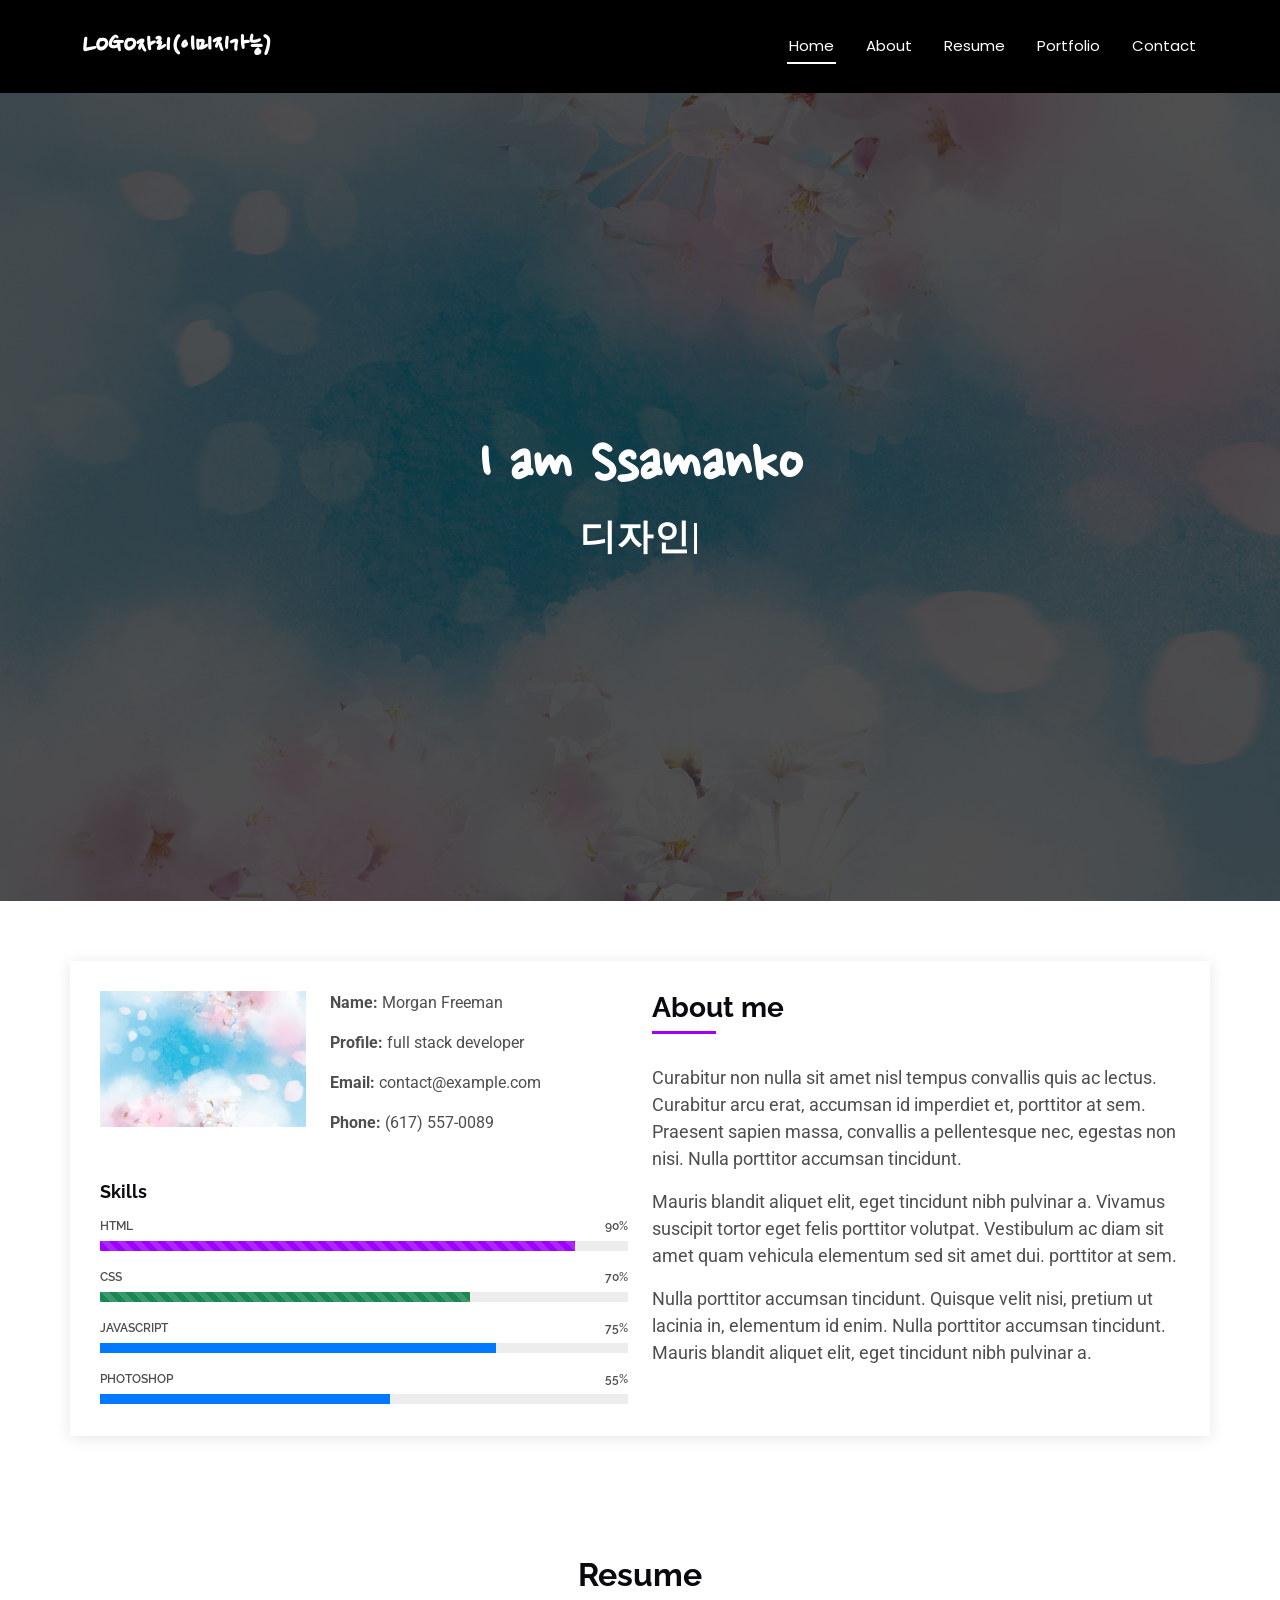
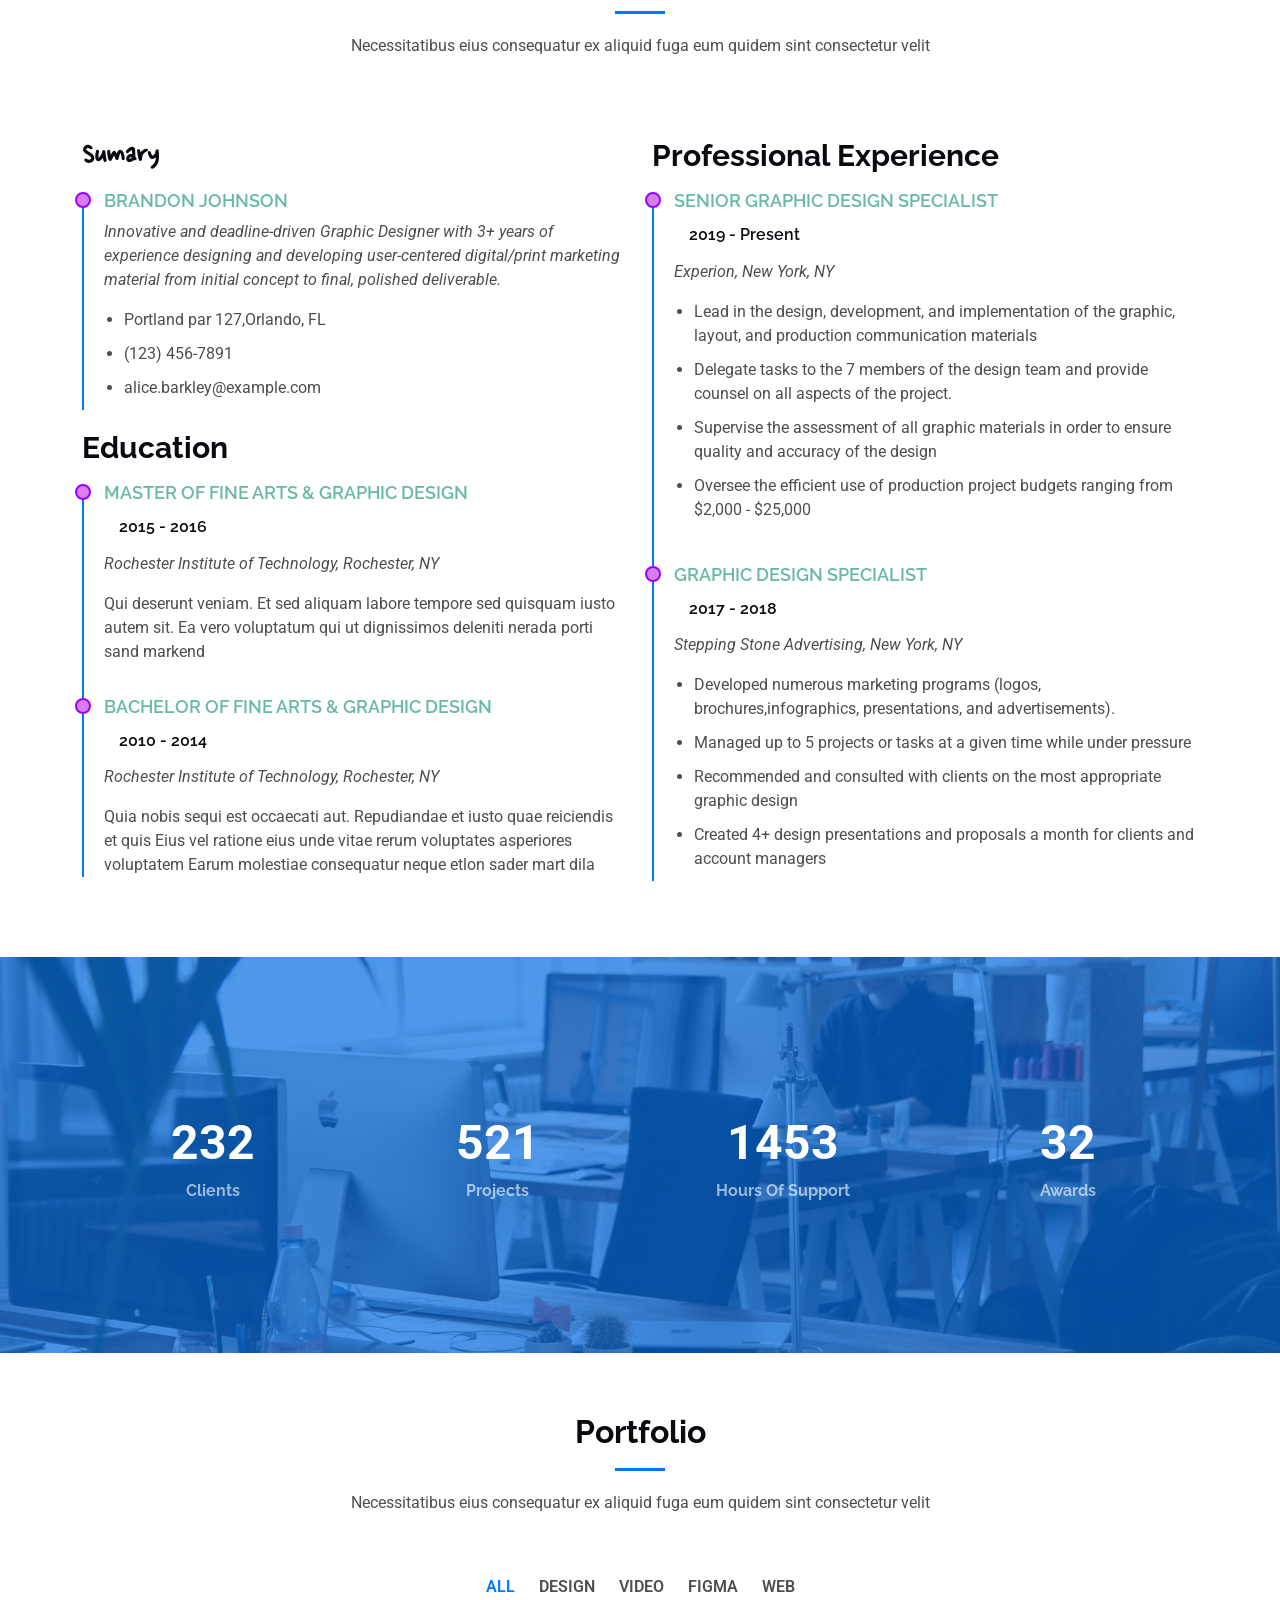
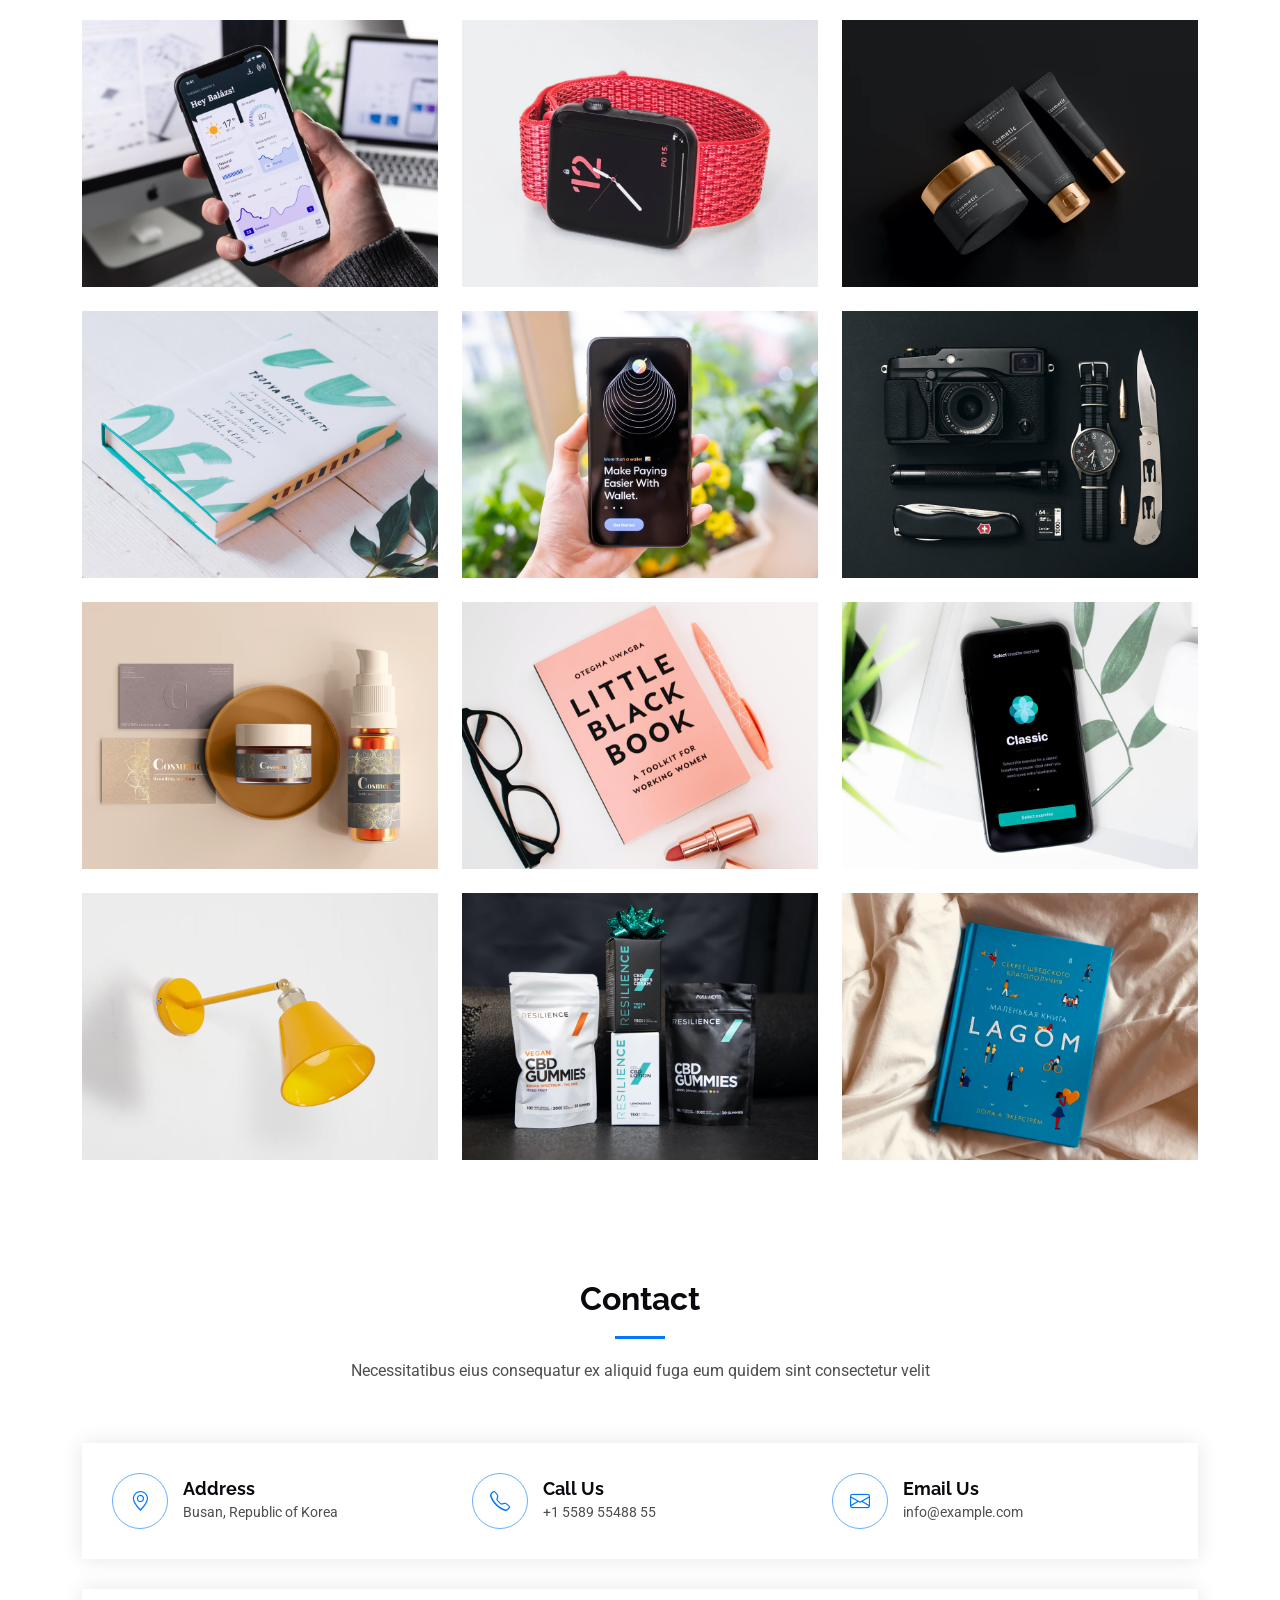
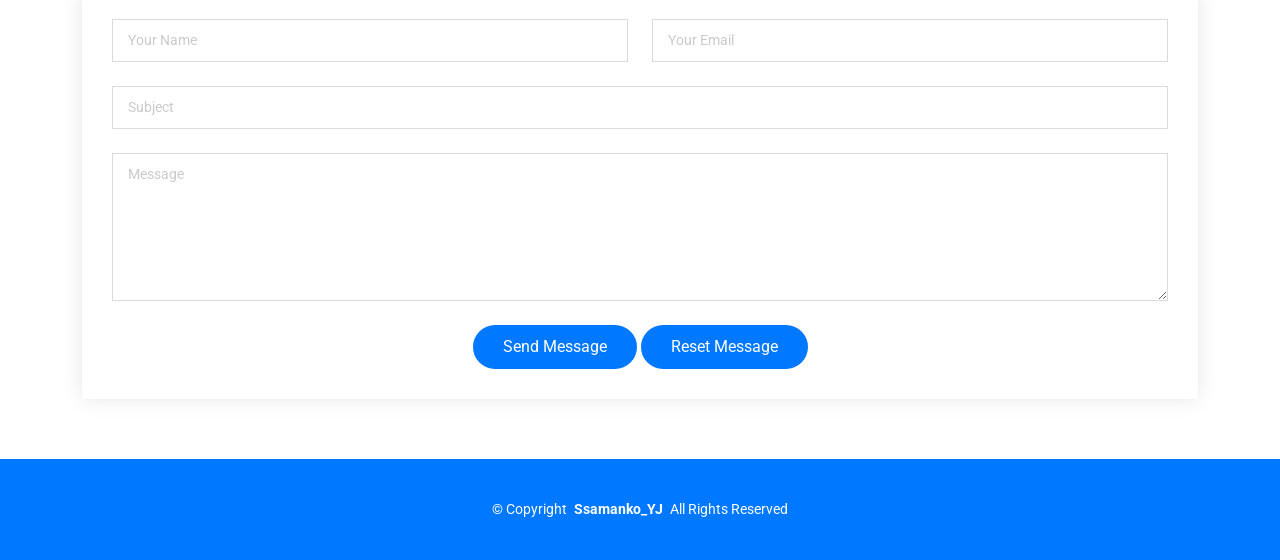
<file: index.html>
<!DOCTYPE html>
<html lang="ko">

<head>
  <meta charset="utf-8">


  <meta name="author" content="양윤정">
  <meta name="description" content="안녕하세요. 디자인 영상 전문입니다...">
  <meta name="keywords" content="포트폴리오, html, css, js, 영상">
  <meta name="robots" content="noindex, nofollow">
  <meta http-equiv="X-UA-Compatible" content="ie=edge">


  <meta content="width=device-width, initial-scale=1.0" name="viewport">
  <title>Porfolio</title>


  <!-- Favicons -->
  <link href="assets/img/favicon.gif" rel="icon">
  <link href="assets/img/apple-touch-icon.png" rel="apple-touch-icon">

  <!-- Fonts -->
  <link href="https://fonts.googleapis.com" rel="preconnect">
  <link href="https://fonts.gstatic.com" rel="preconnect" crossorigin>
  <link href="https://fonts.googleapis.com/css2?family=Roboto:ital,wght@0,100;0,300;0,400;0,500;0,700;0,900;1,100;1,300;1,400;1,500;1,700;1,900&family=Poppins:ital,wght@0,100;0,200;0,300;0,400;0,500;0,600;0,700;0,800;0,900;1,100;1,200;1,300;1,400;1,500;1,600;1,700;1,800;1,900&family=Raleway:ital,wght@0,100;0,200;0,300;0,400;0,500;0,600;0,700;0,800;0,900;1,100;1,200;1,300;1,400;1,500;1,600;1,700;1,800;1,900&display=swap" rel="stylesheet">

  <!-- Vendor CSS Files -->
  <link href="assets/vendor/bootstrap/css/bootstrap.min.css" rel="stylesheet">
  <link href="assets/vendor/bootstrap-icons/bootstrap-icons.css" rel="stylesheet">
  <link href="assets/vendor/aos/aos.css" rel="stylesheet">
  <link href="assets/vendor/glightbox/css/glightbox.min.css" rel="stylesheet">
  <link href="assets/vendor/swiper/swiper-bundle.min.css" rel="stylesheet">

  <!-- Main CSS File -->
  <link href="assets/css/main.css" rel="stylesheet">

</head>

<body class="index-page">

  <header id="header" class="header d-flex align-items-center sticky-top">
    <div class="container-fluid container-xl position-relative d-flex align-items-center justify-content-between">

      <a href="index.html" class="logo d-flex align-items-center">
        <!-- Uncomment the line below if you also wish to use an image logo -->
        <!-- <img src="assets/img/logo.png" alt=""> -->
        <h1 class="sitename nanum-pen-logo-ESY">LOGO자리(이미지가능) </h1>
      </a>

      <nav id="navmenu" class="navmenu">
        <ul>
          <li><a href="#hero" class="active">Home<br></a></li>
          <li><a href="#about">About</a></li>
          <li><a href="#resume">Resume</a></li>
          <li><a href="#portfolio">Portfolio</a></li>
          <li><a href="#contact">Contact</a></li>
        </ul>
        <i class="mobile-nav-toggle d-xl-none bi bi-list-stars"></i>
      </nav>

    </div>
  </header>

  <main class="main">

    <!-- Hero Section -->
    <section id="hero" class="hero section dark-background">

      <img src="assets/img/hero-spring.jpeg" alt="" data-aos="fade-in">

      <div class="container d-flex flex-column align-items-center justify-content-center text-center" data-aos="fade-up" data-aos-delay="100">
        <h2 class="nanum-pen-logo-ESY">I am Ssamanko</h2>
        <p><span class="typed" data-typed-items="디자인, 영상편집, 상세페이지, AI디자인"></span></p>
      </div>

    </section><!-- /Hero Section -->

    <!-- About Section -->
    <section id="about" class="about section">

      <div class="container" data-aos="fade-up" data-aos-delay="100">

        <div class="row gy-4">
          <div class="col-md-6 col-sm-12">

            <div class="row justify-content-between gy-4">
              <div class="col-lg-5">
                <img src="assets/img/hero-spring.jpeg" class="img-fluid" alt="">
              </div>
              <div class="col-lg-7 about-info">
                <p><strong>Name: </strong> <span>Morgan Freeman</span></p>
                <p><strong>Profile: </strong> <span>full stack developer</span></p>
                <p><strong>Email: </strong> <span>contact@example.com</span></p>
                <p><strong>Phone: </strong> <span>(617) 557-0089</span></p>
              </div>
            </div>

            <div class="skills-content skills-animation">

              <h5>Skills</h5>

              <div class="progress">
                <span class="skill"><span>HTML</span> <i class="val">90%</i></span>
                <div class="progress-bar-wrap">
                  <div class="progress-bar progress-bar-striped progress-bar-animated" style="background-color: var(--accent-color-kim);" role="progressbar" aria-valuenow="90" aria-valuemin="0" aria-valuemax="100"></div>
                </div>
              </div><!-- End Skills Item -->

              <div class="progress">
                <span class="skill"><span>CSS</span> <i class="val">70%</i></span>
                <div class="progress-bar-wrap">
                  <div class="progress-bar bg-success progress-bar-striped progress-bar-animated" role="progressbar" aria-valuenow="70" aria-valuemin="0" aria-valuemax="100"></div>
                </div>
              </div><!-- End Skills Item -->

              <div class="progress">
                <span class="skill"><span>JavaScript</span> <i class="val">75%</i></span>
                <div class="progress-bar-wrap">
                  <div class="progress-bar" role="progressbar" aria-valuenow="75" aria-valuemin="0" aria-valuemax="100"></div>
                </div>
              </div><!-- End Skills Item -->

              <div class="progress">
                <span class="skill"><span>Photoshop</span> <i class="val">55%</i></span>
                <div class="progress-bar-wrap">
                  <div class="progress-bar" role="progressbar" aria-valuenow="55" aria-valuemin="0" aria-valuemax="100"></div>
                </div>
              </div><!-- End Skills Item -->

            </div>
          </div>

          <div class="col-md-6">
            <div class="about-me">
              <h4>About me</h4>
              <p>
                Curabitur non nulla sit amet nisl tempus convallis quis ac lectus. Curabitur arcu erat, accumsan id
                imperdiet et, porttitor
                at sem. Praesent sapien massa, convallis a pellentesque nec, egestas non nisi. Nulla
                porttitor accumsan tincidunt.
              </p>
              <p>
                Mauris blandit aliquet elit, eget tincidunt nibh pulvinar a. Vivamus suscipit tortor eget felis
                porttitor volutpat. Vestibulum
                ac diam sit amet quam vehicula elementum sed sit amet dui. porttitor at sem.
              </p>
              <p>
                Nulla porttitor accumsan tincidunt. Quisque velit nisi, pretium ut lacinia in, elementum id enim.
                Nulla porttitor accumsan
                tincidunt. Mauris blandit aliquet elit, eget tincidunt nibh pulvinar a.
              </p>
            </div>
          </div>
        </div>



      </div>


    </section><!-- /About Section -->

    <!-- Resume Section -->
    <section id="resume" class="resume section">

      <!-- Section Title -->
      <div class="container section-title" data-aos="fade-up">
        <h2>Resume</h2>
        <p>Necessitatibus eius consequatur ex aliquid fuga eum quidem sint consectetur velit</p>
      </div><!-- End Section Title -->

      <div class="container">

        <div class="row">

          <div class="col-lg-6" data-aos="fade-up" data-aos-delay="100">
            <h3 class="resume-title nanum-pen-logo-ESY">Sumary</h3>

            <div class="resume-item pb-0">
              <h4>Brandon Johnson</h4>
              <p><em>Innovative and deadline-driven Graphic Designer with 3+ years of experience designing and developing user-centered digital/print marketing material from initial concept to final, polished deliverable.</em></p>
              <ul>
                <li>Portland par 127,Orlando, FL</li>
                <li>(123) 456-7891</li>
                <li>alice.barkley@example.com</li>
              </ul>
            </div><!-- Edn Resume Item -->

            <h3 class="resume-title">Education</h3>
            <div class="resume-item">
              <h4>Master of Fine Arts &amp; Graphic Design</h4>
              <h5>2015 - 2016</h5>
              <p><i>Rochester Institute of Technology, Rochester, NY</i></p>
              <p>Qui deserunt veniam. Et sed aliquam labore tempore sed quisquam iusto autem sit. Ea vero voluptatum qui ut dignissimos deleniti nerada porti sand markend</p>
            </div><!-- Edn Resume Item -->

            <div class="resume-item">
              <h4>Bachelor of Fine Arts &amp; Graphic Design</h4>
              <h5>2010 - 2014</h5>
              <p><em>Rochester Institute of Technology, Rochester, NY</em></p>
              <p>Quia nobis sequi est occaecati aut. Repudiandae et iusto quae reiciendis et quis Eius vel ratione eius unde vitae rerum voluptates asperiores voluptatem Earum molestiae consequatur neque etlon sader mart dila</p>
            </div><!-- Edn Resume Item -->

          </div>

          <div class="col-lg-6" data-aos="fade-up" data-aos-delay="300">
            <h3 class="resume-title">Professional Experience</h3>
            <div class="resume-item">
              <h4>Senior graphic design specialist</h4>
              <h5>2019 - Present</h5>
              <p><em>Experion, New York, NY </em></p>
              <ul>
                <li>Lead in the design, development, and implementation of the graphic, layout, and production communication materials</li>
                <li>Delegate tasks to the 7 members of the design team and provide counsel on all aspects of the project. </li>
                <li>Supervise the assessment of all graphic materials in order to ensure quality and accuracy of the design</li>
                <li>Oversee the efficient use of production project budgets ranging from $2,000 - $25,000</li>
              </ul>
            </div><!-- Edn Resume Item -->

            <div class="resume-item">
              <h4>Graphic design specialist</h4>
              <h5>2017 - 2018</h5>
              <p><em>Stepping Stone Advertising, New York, NY</em></p>
              <ul>
                <li>Developed numerous marketing programs (logos, brochures,infographics, presentations, and advertisements).</li>
                <li>Managed up to 5 projects or tasks at a given time while under pressure</li>
                <li>Recommended and consulted with clients on the most appropriate graphic design</li>
                <li>Created 4+ design presentations and proposals a month for clients and account managers</li>
              </ul>
            </div><!-- Edn Resume Item -->

          </div>

        </div>

      </div>

    </section><!-- /Resume Section -->

    <!-- Stats Section -->
    <section id="stats" class="stats section accent-background">

      <img src="assets/img/stats-bg.jpg" alt="" data-aos="fade-in">

      <div class="container position-relative" data-aos="fade-up" data-aos-delay="100">

        <div class="row gy-4">

          <div class="col-lg-3 col-md-6">
            <div class="stats-item text-center w-100 h-100">
              <span data-purecounter-start="0" data-purecounter-end="232" data-purecounter-duration="0" class="purecounter">232</span>
              <p>Clients</p>
            </div>
          </div><!-- End Stats Item -->

          <div class="col-lg-3 col-md-6">
            <div class="stats-item text-center w-100 h-100">
              <span data-purecounter-start="0" data-purecounter-end="521" data-purecounter-duration="0" class="purecounter">521</span>
              <p>Projects</p>
            </div>
          </div><!-- End Stats Item -->

          <div class="col-lg-3 col-md-6">
            <div class="stats-item text-center w-100 h-100">
              <span data-purecounter-start="0" data-purecounter-end="1453" data-purecounter-duration="0" class="purecounter">1453</span>
              <p>Hours Of Support</p>
            </div>
          </div><!-- End Stats Item -->

          <div class="col-lg-3 col-md-6">
            <div class="stats-item text-center w-100 h-100">
              <span data-purecounter-start="0" data-purecounter-end="32" data-purecounter-duration="0" class="purecounter">32</span>
              <p>Awards</p>
            </div>
          </div><!-- End Stats Item -->

        </div>

      </div>

    </section><!-- /Stats Section -->

    <!-- Portfolio Section -->
    <section id="portfolio" class="portfolio section">

      <!-- Section Title -->
      <div class="container section-title" data-aos="fade-up">
        <h2>Portfolio</h2>
        <p>Necessitatibus eius consequatur ex aliquid fuga eum quidem sint consectetur velit</p>
      </div><!-- End Section Title -->

      <div class="container">

        <div class="isotope-layout" data-default-filter="*" data-layout="masonry" data-sort="original-order">

          <ul class="portfolio-filters isotope-filters" data-aos="fade-up" data-aos-delay="100">
            <li data-filter="*" class="filter-active">ALL</li>
            <li data-filter=".filter-app">DESIGN</li>
            <li data-filter=".filter-product">VIDEO</li>
            <li data-filter=".filter-branding">FIGMA</li>
            <li data-filter=".filter-books">WEB</li>
          </ul><!-- End Portfolio Filters -->

          <div class="row gy-4 isotope-container" data-aos="fade-up" data-aos-delay="200">

            <div class="col-lg-4 col-md-6 portfolio-item isotope-item filter-product">
              <img src="assets/img/portfolio/app-1.jpg" class="img-fluid" alt="">
              <div class="portfolio-info">
                <h4>영상 </h4>
                <p>여기에 글자 넣으면 됩니다!!!! Lorem ipsum, dolor sit amet consectetur</p>
                <!-- <a href="assets/img/portfolio/app-1.jpg" title="App 1" data-gallery="portfolio-gallery-app" class="glightbox preview-link"><i class="bi bi-zoom-in"></i></a> -->
                <a href="portfolio-details-1.html" title="More Details" class="details-link"><i class="bi bi-link-45deg"></i></a>
              </div>
            </div><!-- End Portfolio Item -->

            <div class="col-lg-4 col-md-6 portfolio-item isotope-item filter-product">
              <img src="assets/img/portfolio/product-1.jpg" class="img-fluid" alt="">
              <div class="portfolio-info">
                <h4>Video1</h4>
                <p>Lorem ipsum, dolor sit amet consectetur</p>
                
                <a href="portfolio-details-2.html" title="More Details" class="details-link"><i class="bi bi-link-45deg"></i></a>
              </div>
            </div><!-- End Portfolio Item -->

            <div class="col-lg-4 col-md-6 portfolio-item isotope-item filter-branding">
              <img src="assets/img/portfolio/branding-1.jpg" class="img-fluid" alt="">
              <div class="portfolio-info">
                <h4>Branding 1</h4>
                <p>Lorem ipsum, dolor sit amet consectetur</p>
                <a href="assets/img/portfolio/branding-1.jpg" title="Branding 1" data-gallery="portfolio-gallery-branding" class="glightbox preview-link"><i class="bi bi-zoom-in"></i></a>
                <a href="portfolio-details.html" title="More Details" class="details-link"><i class="bi bi-link-45deg"></i></a>
              </div>
            </div><!-- End Portfolio Item -->

            <div class="col-lg-4 col-md-6 portfolio-item isotope-item filter-books">
              <img src="assets/img/portfolio/books-1.jpg" class="img-fluid" alt="">
              <div class="portfolio-info">
                <h4>Books 1</h4>
                <p>Lorem ipsum, dolor sit amet consectetur</p>
                <a href="assets/img/portfolio/books-1.jpg" title="Branding 1" data-gallery="portfolio-gallery-book" class="glightbox preview-link"><i class="bi bi-zoom-in"></i></a>
                <a href="portfolio-details.html" title="More Details" class="details-link"><i class="bi bi-link-45deg"></i></a>
              </div>
            </div><!-- End Portfolio Item -->

            <div class="col-lg-4 col-md-6 portfolio-item isotope-item filter-app">
              <img src="assets/img/portfolio/app-2.jpg" class="img-fluid" alt="">
              <div class="portfolio-info">
                <h4>App 2</h4>
                <p>Lorem ipsum, dolor sit amet consectetur</p>
                <a href="assets/img/portfolio/app-2.jpg" title="App 2" data-gallery="portfolio-gallery-app" class="glightbox preview-link"><i class="bi bi-zoom-in"></i></a>
                <a href="portfolio-details.html" title="More Details" class="details-link"><i class="bi bi-link-45deg"></i></a>
              </div>
            </div><!-- End Portfolio Item -->

            <div class="col-lg-4 col-md-6 portfolio-item isotope-item filter-product">
              <img src="assets/img/portfolio/product-2.jpg" class="img-fluid" alt="">
              <div class="portfolio-info">
                <h4>영상 2</h4>
                <p>Lorem ipsum, dolor sit amet consectetur</p>
                
                <a href="portfolio-details-3.html" title="More Details" class="details-link"><i class="bi bi-link-45deg"></i></a>
              </div>
            </div><!-- End Portfolio Item -->

            <div class="col-lg-4 col-md-6 portfolio-item isotope-item filter-branding">
              <img src="assets/img/portfolio/branding-2.jpg" class="img-fluid" alt="">
              <div class="portfolio-info">
                <h4>Branding 2</h4>
                <p>Lorem ipsum, dolor sit amet consectetur</p>
                <a href="assets/img/portfolio/branding-2.jpg" title="Branding 2" data-gallery="portfolio-gallery-branding" class="glightbox preview-link"><i class="bi bi-zoom-in"></i></a>
                <a href="portfolio-details.html" title="More Details" class="details-link"><i class="bi bi-link-45deg"></i></a>
              </div>
            </div><!-- End Portfolio Item -->

            <div class="col-lg-4 col-md-6 portfolio-item isotope-item filter-books">
              <img src="assets/img/portfolio/books-2.jpg" class="img-fluid" alt="">
              <div class="portfolio-info">
                <h4>Books 2</h4>
                <p>Lorem ipsum, dolor sit amet consectetur</p>
                <a href="assets/img/portfolio/books-2.jpg" title="Branding 2" data-gallery="portfolio-gallery-book" class="glightbox preview-link"><i class="bi bi-zoom-in"></i></a>
                <a href="portfolio-details.html" title="More Details" class="details-link"><i class="bi bi-link-45deg"></i></a>
              </div>
            </div><!-- End Portfolio Item -->

            <div class="col-lg-4 col-md-6 portfolio-item isotope-item filter-app">
              <img src="assets/img/portfolio/app-3.jpg" class="img-fluid" alt="">
              <div class="portfolio-info">
                <h4>App 3</h4>
                <p>Lorem ipsum, dolor sit amet consectetur</p>
                <a href="assets/img/portfolio/app-3.jpg" title="App 3" data-gallery="portfolio-gallery-app" class="glightbox preview-link"><i class="bi bi-zoom-in"></i></a>
                <a href="portfolio-details.html" title="More Details" class="details-link"><i class="bi bi-link-45deg"></i></a>
              </div>
            </div><!-- End Portfolio Item -->

            <div class="col-lg-4 col-md-6 portfolio-item isotope-item filter-product">
              <img src="assets/img/portfolio/product-3.jpg" class="img-fluid" alt="">
              <div class="portfolio-info">
                <h4>Product 3</h4>
                <p>Lorem ipsum, dolor sit amet consectetur</p>
                <a href="assets/img/portfolio/product-3.jpg" title="Product 3" data-gallery="portfolio-gallery-product" class="glightbox preview-link"><i class="bi bi-zoom-in"></i></a>
                <a href="portfolio-details.html" title="More Details" class="details-link"><i class="bi bi-link-45deg"></i></a>
              </div>
            </div><!-- End Portfolio Item -->

            <div class="col-lg-4 col-md-6 portfolio-item isotope-item filter-branding">
              <img src="assets/img/portfolio/branding-3.jpg" class="img-fluid" alt="">
              <div class="portfolio-info">
                <h4>Branding 3</h4>
                <p>Lorem ipsum, dolor sit amet consectetur</p>
                <a href="assets/img/portfolio/branding-3.jpg" title="Branding 2" data-gallery="portfolio-gallery-branding" class="glightbox preview-link"><i class="bi bi-zoom-in"></i></a>
                <a href="portfolio-details.html" title="More Details" class="details-link"><i class="bi bi-link-45deg"></i></a>
              </div>
            </div><!-- End Portfolio Item -->

            <div class="col-lg-4 col-md-6 portfolio-item isotope-item filter-books">
              <img src="assets/img/portfolio/books-3.jpg" class="img-fluid" alt="">
              <div class="portfolio-info">
                <h4>Books 3</h4>
                <p>Lorem ipsum, dolor sit amet consectetur</p>
                <a href="assets/img/portfolio/books-3.jpg" title="Branding 3" data-gallery="portfolio-gallery-book" class="glightbox preview-link"><i class="bi bi-zoom-in"></i></a>
                <a href="portfolio-details.html" title="More Details" class="details-link"><i class="bi bi-link-45deg"></i></a>
              </div>
            </div><!-- End Portfolio Item -->

          </div><!-- End Portfolio Container -->

        </div>

      </div>

    </section><!-- /Portfolio Section -->

    <!-- Contact Section -->
    <section id="contact" class="contact section">

      <!-- Section Title -->
      <div class="container section-title" data-aos="fade-up">
        <h2>Contact</h2>
        <p>Necessitatibus eius consequatur ex aliquid fuga eum quidem sint consectetur velit</p>
      </div><!-- End Section Title -->

      <div class="container" data-aos="fade-up" data-aos-delay="100">

        <div class="info-wrap" data-aos="fade-up" data-aos-delay="200">
          <div class="row gy-5">

            <div class="col-lg-4">
              <div class="info-item d-flex align-items-center">
                <i class="bi bi-geo-alt flex-shrink-0"></i>
                <div>
                  <h3>Address</h3>
                  <p>Busan, Republic of Korea </p>
                </div>
              </div>
            </div><!-- End Info Item -->

            <div class="col-lg-4">
              <div class="info-item d-flex align-items-center">
                <i class="bi bi-telephone flex-shrink-0"></i>
                <div>
                  <h3>Call Us</h3>
                  <p>+1 5589 55488 55</p>
                </div>
              </div>
            </div><!-- End Info Item -->

            <div class="col-lg-4">
              <div class="info-item d-flex align-items-center">
                <i class="bi bi-envelope flex-shrink-0"></i>
                <div>
                  <h3>Email Us</h3>
                  <p>info@example.com</p>
                </div>
              </div>
            </div><!-- End Info Item -->

          </div>
        </div>

        <form method="post" class="php-email-form" data-aos="fade-up" data-aos-delay="300">
          <div class="row gy-4">

            <div class="col-md-6">
              <input type="text" name="name" class="form-control" placeholder="Your Name" required="">
            </div>

            <div class="col-md-6 ">
              <input type="email" class="form-control" name="email" placeholder="Your Email" required="">
            </div>

            <div class="col-md-12">
              <input type="text" class="form-control" name="subject" placeholder="Subject" required="">
            </div>

            <div class="col-md-12">
              <textarea class="form-control" name="message" rows="6" placeholder="Message" required=""></textarea>
            </div>

            <div class="col-md-12 text-center">

              <button type="submit">Send Message</button>
              <button type="reset">Reset Message</button>
            </div>

          </div>
        </form><!-- End Contact Form -->

      </div>

    </section><!-- /Contact Section -->

  </main>

  <footer id="footer" class="footer accent-background">

    <div class="container">
      <div class="copyright text-center ">
        <p>© <span>Copyright</span> <strong class="px-1 sitename">Ssamanko_YJ</strong> <span>All Rights Reserved</span></p>
      </div>

    </div>

  </footer>

  <!-- Scroll Top -->
  <a href="#" id="scroll-top" class="scroll-top d-flex align-items-center justify-content-center"><i class="bi bi-arrow-bar-up"></i></a>

  <!-- Preloader -->
  <div id="preloader"></div>

  <!-- Vendor JS Files -->
  <script src="assets/vendor/bootstrap/js/bootstrap.bundle.min.js"></script>
  <script src="assets/vendor/php-email-form/validate.js"></script>
  <script src="assets/vendor/aos/aos.js"></script>
  <script src="assets/vendor/typed.js/typed.umd.js"></script>
  <script src="assets/vendor/waypoints/noframework.waypoints.js"></script>
  <script src="assets/vendor/purecounter/purecounter_vanilla.js"></script>
  <script src="assets/vendor/glightbox/js/glightbox.min.js"></script>
  <script src="assets/vendor/imagesloaded/imagesloaded.pkgd.min.js"></script>
  <script src="assets/vendor/isotope-layout/isotope.pkgd.min.js"></script>
  <script src="assets/vendor/swiper/swiper-bundle.min.js"></script>

  <!-- Main JS File -->
  <script src="assets/js/main.js"></script>

</body>

</html>
</file>
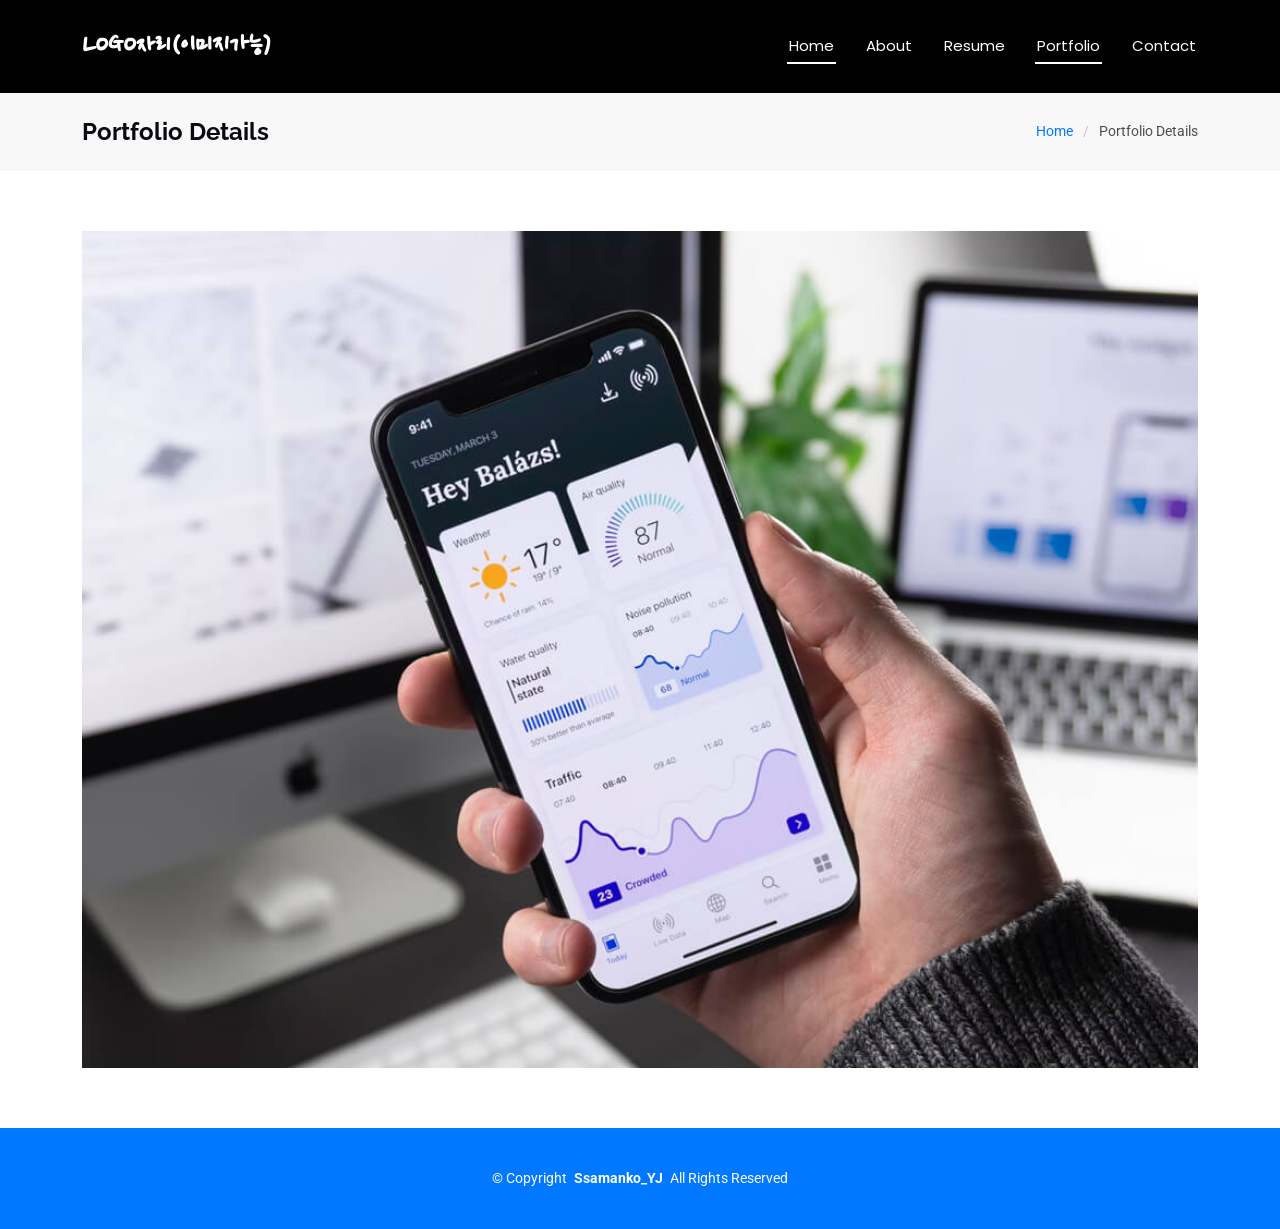
<file: portfolio-details-1.html>
<!DOCTYPE html>
<html lang="ko">

<head>
  <meta charset="utf-8">


  <meta name="author" content="양윤정">
  <meta name="description" content="안녕하세요. 디자인 영상 전문입니다...">
  <meta name="keywords" content="포트폴리오, html, css, js, 영상">
  <meta name="robots" content="noindex, nofollow">
  <meta http-equiv="X-UA-Compatible" content="ie=edge">


  <meta content="width=device-width, initial-scale=1.0" name="viewport">
  <title>Porfolio</title>


  <!-- Favicons -->
  <link href="assets/img/favicon.gif" rel="icon">
  <link href="assets/img/apple-touch-icon.png" rel="apple-touch-icon">

  <!-- Fonts -->
  <link href="https://fonts.googleapis.com" rel="preconnect">
  <link href="https://fonts.gstatic.com" rel="preconnect" crossorigin>
  <link href="https://fonts.googleapis.com/css2?family=Roboto:ital,wght@0,100;0,300;0,400;0,500;0,700;0,900;1,100;1,300;1,400;1,500;1,700;1,900&family=Poppins:ital,wght@0,100;0,200;0,300;0,400;0,500;0,600;0,700;0,800;0,900;1,100;1,200;1,300;1,400;1,500;1,600;1,700;1,800;1,900&family=Raleway:ital,wght@0,100;0,200;0,300;0,400;0,500;0,600;0,700;0,800;0,900;1,100;1,200;1,300;1,400;1,500;1,600;1,700;1,800;1,900&display=swap" rel="stylesheet">

  <!-- Vendor CSS Files -->
  <link href="assets/vendor/bootstrap/css/bootstrap.min.css" rel="stylesheet">
  <link href="assets/vendor/bootstrap-icons/bootstrap-icons.css" rel="stylesheet">
  <link href="assets/vendor/aos/aos.css" rel="stylesheet">
  <link href="assets/vendor/glightbox/css/glightbox.min.css" rel="stylesheet">
  <link href="assets/vendor/swiper/swiper-bundle.min.css" rel="stylesheet">

  <!-- Main CSS File -->
  <link href="assets/css/main.css" rel="stylesheet">

</head>

<body class="index-page">

  <header id="header" class="header d-flex align-items-center sticky-top">
    <div class="container-fluid container-xl position-relative d-flex align-items-center justify-content-between">

      <a href="index.html" class="logo d-flex align-items-center">
        <!-- Uncomment the line below if you also wish to use an image logo -->
        <!-- <img src="assets/img/logo.png" alt=""> -->
        <h1 class="sitename nanum-pen-logo-ESY">LOGO자리(이미지가능) </h1>
      </a>

      <nav id="navmenu" class="navmenu">
        <ul>
          <li><a href="index.html#hero" class="active">Home<br></a></li>
          <li><a href="index.html#about">About</a></li>
          <li><a href="index.html#resume">Resume</a></li>
          <li><a href="index.html#portfolio" class="active">Portfolio</a></li>

          <li><a href="index.html#contact">Contact</a></li>
        </ul>
        <i class="mobile-nav-toggle d-xl-none bi bi-list-stars"></i>
      </nav>

    </div>
  </header>

  <main class="main">

    <!-- Page Title -->
    <div class="page-title" data-aos="fade">
      <div class="container d-lg-flex justify-content-between align-items-center">
        <h1 class="mb-2 mb-lg-0">Portfolio Details</h1>
        <nav class="breadcrumbs">
          <ol>
            <li><a href="index.html">Home</a></li>
            <li class="current">Portfolio Details</li>
          </ol>
        </nav>
      </div>
    </div><!-- End Page Title -->

    <!-- Portfolio Details Section -->
    <section id="portfolio-details" class="portfolio-details section">

      <div class="container" data-aos="fade-up">

        <div class="portfolio-details-slider swiper init-swiper">
          <script type="application/json" class="swiper-config">
            {
              "loop": true,
              "speed": 600,
              "autoplay": {
                "delay": 5000
              },
              "slidesPerView": "auto",
              "navigation": {
                "nextEl": ".swiper-button-next",
                "prevEl": ".swiper-button-prev"
              },
              "pagination": {
                "el": ".swiper-pagination",
                "type": "bullets",
                "clickable": true
              }
            }
          </script>
          <div class="swiper-wrapper align-items-center">

            <div class="swiper-slide">
              <img src="assets/img/portfolio/app-1.jpg" alt="">
            </div>

            <!-- <div class="swiper-slide">
              <img src="assets/img/portfolio/product-1.jpg" alt="">
            </div>

            <div class="swiper-slide">
              <img src="assets/img/portfolio/branding-1.jpg" alt="">
            </div>

            <div class="swiper-slide">
              <img src="assets/img/portfolio/books-1.jpg" alt="">
            </div> -->

          </div>
          <div class="swiper-button-prev"></div>
          <div class="swiper-button-next"></div>
          <div class="swiper-pagination"></div>
        </div>

        <!-- <div class="row justify-content-between gy-4 mt-4">

          <div class="col-lg-8" data-aos="fade-up">
            <div class="portfolio-description">
              <h2>This is an example of portfolio details</h2>
              <p>
                Autem ipsum nam porro corporis rerum. Quis eos dolorem eos itaque inventore commodi labore quia quia. Exercitationem repudiandae officiis neque suscipit non officia eaque itaque enim. Voluptatem officia accusantium nesciunt est omnis tempora consectetur dignissimos. Sequi nulla at esse enim cum deserunt eius.
              </p>
              <p>
                Amet consequatur qui dolore veniam voluptatem voluptatem sit. Non aspernatur atque natus ut cum nam et. Praesentium error dolores rerum minus sequi quia veritatis eum. Eos et doloribus doloremque nesciunt molestiae laboriosam.
              </p>

              <div class="testimonial-item">
                <p>
                  <i class="bi bi-quote quote-icon-left"></i>
                  <span>Export tempor illum tamen malis malis eram quae irure esse labore quem cillum quid cillum eram malis quorum velit fore eram velit sunt aliqua noster fugiat irure amet legam anim culpa.</span>
                  <i class="bi bi-quote quote-icon-right"></i>
                </p>
                <div>
                  <img src="assets/img/testimonials/testimonials-2.jpg" class="testimonial-img" alt="">
                  <h3>Sara Wilsson</h3>
                  <h4>Designer</h4>
                </div>
              </div>

              <p>
                Impedit ipsum quae et aliquid doloribus et voluptatem quasi. Perspiciatis occaecati earum et magnam animi. Quibusdam non qui ea vitae suscipit vitae sunt. Repudiandae incidunt cumque minus deserunt assumenda tempore. Delectus voluptas necessitatibus est.
              </p>

              <p>
                Sunt voluptatum sapiente facilis quo odio aut ipsum repellat debitis. Molestiae et autem libero. Explicabo et quod necessitatibus similique quis dolor eum. Numquam eaque praesentium rem et qui nesciunt.
              </p>

            </div>
          </div>

          <div class="col-lg-3" data-aos="fade-up" data-aos-delay="100">
            <div class="portfolio-info">
              <h3>Project information</h3>
              <ul>
                <li><strong>Category</strong> Web design</li>
                <li><strong>Client</strong> ASU Company</li>
                <li><strong>Project date</strong> 01 March, 2020</li>
                <li><strong>Project URL</strong> <a href="#">www.example.com</a></li>
                <li><a href="#" class="btn-visit align-self-start">Visit Website</a></li>
              </ul>
            </div>
          </div>

        </div> -->

      </div>

    </section><!-- /Portfolio Details Section -->

  </main>

  <footer id="footer" class="footer accent-background">

    <div class="container">
      <div class="copyright text-center ">
        <p>© <span>Copyright</span> <strong class="px-1 sitename">Ssamanko_YJ</strong> <span>All Rights Reserved</span></p>
      </div>

    </div>

  </footer>

  <!-- Scroll Top -->
  <a href="#" id="scroll-top" class="scroll-top d-flex align-items-center justify-content-center"><i class="bi bi-arrow-bar-up"></i></a>

  <!-- Preloader -->
  <div id="preloader"></div>

  <!-- Vendor JS Files -->
  <script src="assets/vendor/bootstrap/js/bootstrap.bundle.min.js"></script>
  <script src="assets/vendor/php-email-form/validate.js"></script>
  <script src="assets/vendor/aos/aos.js"></script>
  <script src="assets/vendor/typed.js/typed.umd.js"></script>
  <script src="assets/vendor/waypoints/noframework.waypoints.js"></script>
  <script src="assets/vendor/purecounter/purecounter_vanilla.js"></script>
  <script src="assets/vendor/glightbox/js/glightbox.min.js"></script>
  <script src="assets/vendor/imagesloaded/imagesloaded.pkgd.min.js"></script>
  <script src="assets/vendor/isotope-layout/isotope.pkgd.min.js"></script>
  <script src="assets/vendor/swiper/swiper-bundle.min.js"></script>

  <!-- Main JS File -->
  <script src="assets/js/main.js"></script>

</body>

</html>
</file>
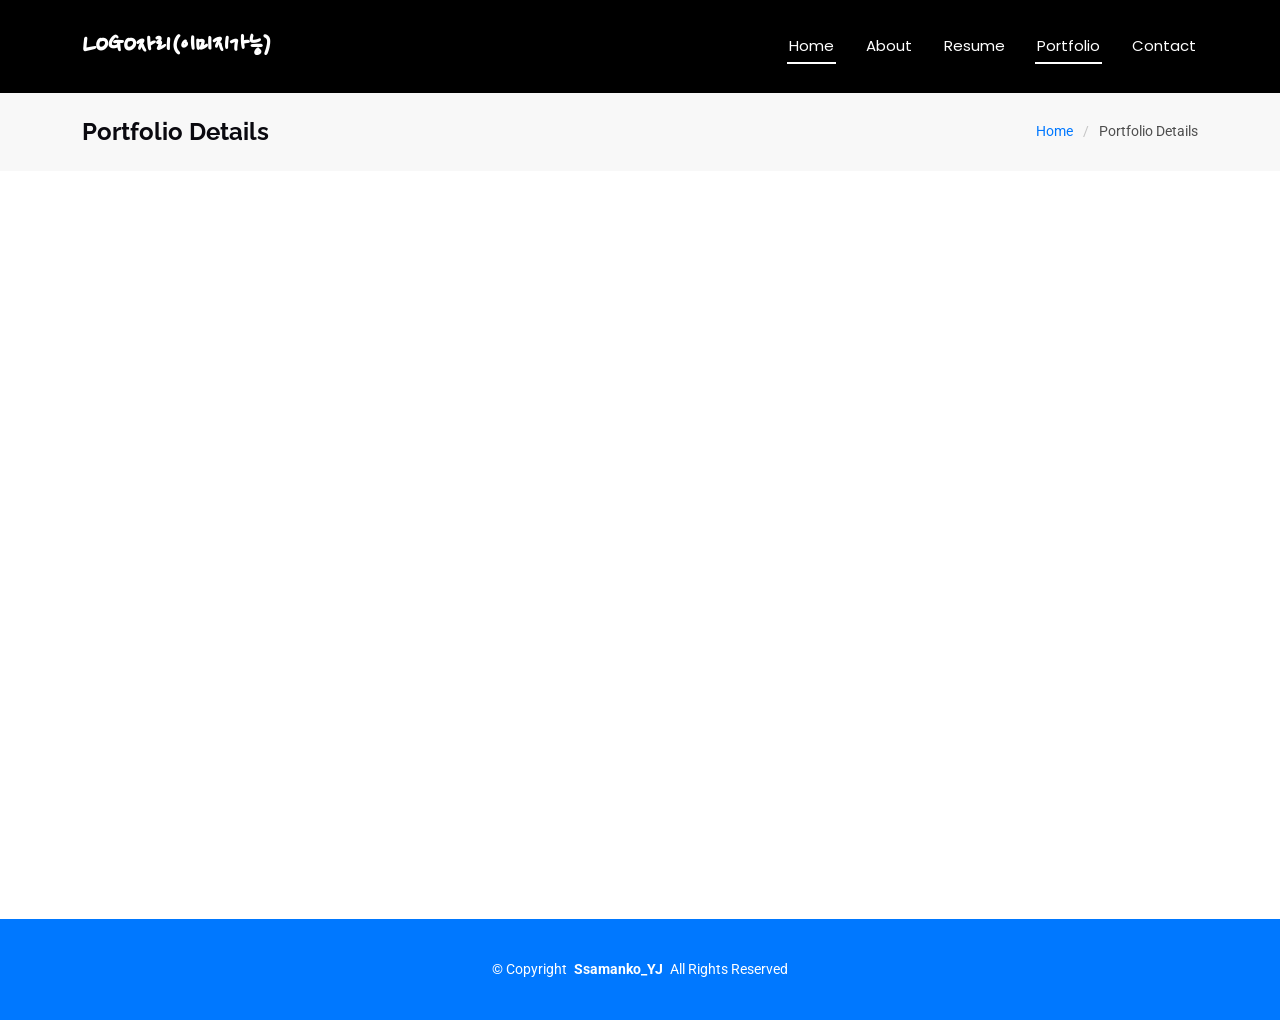
<file: portfolio-details-2.html>
<!DOCTYPE html>
<html lang="ko">

<head>
  <meta charset="utf-8">


  <meta name="author" content="양윤정">
  <meta name="description" content="안녕하세요. 디자인 영상 전문입니다...">
  <meta name="keywords" content="포트폴리오, html, css, js, 영상">
  <meta name="robots" content="noindex, nofollow">
  <meta http-equiv="X-UA-Compatible" content="ie=edge">


  <meta content="width=device-width, initial-scale=1.0" name="viewport">
  <title>Porfolio</title>


  <!-- Favicons -->
  <link href="assets/img/favicon.gif" rel="icon">
  <link href="assets/img/apple-touch-icon.png" rel="apple-touch-icon">

  <!-- Fonts -->
  <link href="https://fonts.googleapis.com" rel="preconnect">
  <link href="https://fonts.gstatic.com" rel="preconnect" crossorigin>
  <link href="https://fonts.googleapis.com/css2?family=Roboto:ital,wght@0,100;0,300;0,400;0,500;0,700;0,900;1,100;1,300;1,400;1,500;1,700;1,900&family=Poppins:ital,wght@0,100;0,200;0,300;0,400;0,500;0,600;0,700;0,800;0,900;1,100;1,200;1,300;1,400;1,500;1,600;1,700;1,800;1,900&family=Raleway:ital,wght@0,100;0,200;0,300;0,400;0,500;0,600;0,700;0,800;0,900;1,100;1,200;1,300;1,400;1,500;1,600;1,700;1,800;1,900&display=swap" rel="stylesheet">

  <!-- Vendor CSS Files -->
  <link href="assets/vendor/bootstrap/css/bootstrap.min.css" rel="stylesheet">
  <link href="assets/vendor/bootstrap-icons/bootstrap-icons.css" rel="stylesheet">
  <link href="assets/vendor/aos/aos.css" rel="stylesheet">
  <link href="assets/vendor/glightbox/css/glightbox.min.css" rel="stylesheet">
  <link href="assets/vendor/swiper/swiper-bundle.min.css" rel="stylesheet">

  <!-- Main CSS File -->
  <link href="assets/css/main.css" rel="stylesheet">

</head>

<body class="index-page">

  <header id="header" class="header d-flex align-items-center sticky-top">
    <div class="container-fluid container-xl position-relative d-flex align-items-center justify-content-between">

      <a href="index.html" class="logo d-flex align-items-center">
        <!-- Uncomment the line below if you also wish to use an image logo -->
        <!-- <img src="assets/img/logo.png" alt=""> -->
        <h1 class="sitename nanum-pen-logo-ESY">LOGO자리(이미지가능) </h1>
      </a>

      <nav id="navmenu" class="navmenu">
        <ul>
          <li><a href="index.html#hero" class="active">Home<br></a></li>
          <li><a href="index.html#about">About</a></li>
          <li><a href="index.html#resume">Resume</a></li>
          <li><a href="index.html#portfolio" class="active">Portfolio</a></li>

          <li><a href="index.html#contact">Contact</a></li>
        </ul>
        <i class="mobile-nav-toggle d-xl-none bi bi-list-stars"></i>
      </nav>

    </div>
  </header>

  <main class="main">

    <!-- Page Title -->
    <div class="page-title" data-aos="fade">
      <div class="container d-lg-flex justify-content-between align-items-center">
        <h1 class="mb-2 mb-lg-0">Portfolio Details</h1>
        <nav class="breadcrumbs">
          <ol>
            <li><a href="index.html">Home</a></li>
            <li class="current">Portfolio Details</li>
          </ol>
        </nav>
      </div>
    </div><!-- End Page Title -->

    <!-- Portfolio Details Section -->
    <section id="portfolio-details" class="portfolio-details section">

      <div class="container" data-aos="fade-up">

        <div class="portfolio-details-slider swiper init-swiper">
          <script type="application/json" class="swiper-config">
            {
              "loop": true,
              "speed": 600,
              "autoplay": {
                "delay": 5000
              },
              "slidesPerView": "auto",
              "navigation": {
                "nextEl": ".swiper-button-next",
                "prevEl": ".swiper-button-prev"
              },
              "pagination": {
                "el": ".swiper-pagination",
                "type": "bullets",
                "clickable": true
              }
            }
          </script>
          <div class="swiper-wrapper align-items-center">

            <div class="swiper-slide">
              <div class="ratio ratio-16x9">
                <iframe src="https://www.youtube.com/embed/HGCsAcFzaFw?controls=1&autoplay=1&mute=1"></iframe>

              </div>


            </div>

          </div>
          <div class="swiper-button-prev"></div>
          <div class="swiper-button-next"></div>
          <div class="swiper-pagination"></div>
        </div>

        <!-- <div class="row justify-content-between gy-4 mt-4">

          <div class="col-lg-8" data-aos="fade-up">
            <div class="portfolio-description">
              <h2>This is an example of portfolio details</h2>
              <p>
                Autem ipsum nam porro corporis rerum. Quis eos dolorem eos itaque inventore commodi labore quia quia. Exercitationem repudiandae officiis neque suscipit non officia eaque itaque enim. Voluptatem officia accusantium nesciunt est omnis tempora consectetur dignissimos. Sequi nulla at esse enim cum deserunt eius.
              </p>
              <p>
                Amet consequatur qui dolore veniam voluptatem voluptatem sit. Non aspernatur atque natus ut cum nam et. Praesentium error dolores rerum minus sequi quia veritatis eum. Eos et doloribus doloremque nesciunt molestiae laboriosam.
              </p>

              <div class="testimonial-item">
                <p>
                  <i class="bi bi-quote quote-icon-left"></i>
                  <span>Export tempor illum tamen malis malis eram quae irure esse labore quem cillum quid cillum eram malis quorum velit fore eram velit sunt aliqua noster fugiat irure amet legam anim culpa.</span>
                  <i class="bi bi-quote quote-icon-right"></i>
                </p>
                <div>
                  <img src="assets/img/testimonials/testimonials-2.jpg" class="testimonial-img" alt="">
                  <h3>Sara Wilsson</h3>
                  <h4>Designer</h4>
                </div>
              </div>

              <p>
                Impedit ipsum quae et aliquid doloribus et voluptatem quasi. Perspiciatis occaecati earum et magnam animi. Quibusdam non qui ea vitae suscipit vitae sunt. Repudiandae incidunt cumque minus deserunt assumenda tempore. Delectus voluptas necessitatibus est.
              </p>

              <p>
                Sunt voluptatum sapiente facilis quo odio aut ipsum repellat debitis. Molestiae et autem libero. Explicabo et quod necessitatibus similique quis dolor eum. Numquam eaque praesentium rem et qui nesciunt.
              </p>

            </div>
          </div>

          <div class="col-lg-3" data-aos="fade-up" data-aos-delay="100">
            <div class="portfolio-info">
              <h3>Project information</h3>
              <ul>
                <li><strong>Category</strong> Web design</li>
                <li><strong>Client</strong> ASU Company</li>
                <li><strong>Project date</strong> 01 March, 2020</li>
                <li><strong>Project URL</strong> <a href="#">www.example.com</a></li>
                <li><a href="#" class="btn-visit align-self-start">Visit Website</a></li>
              </ul>
            </div>
          </div>

        </div> -->

      </div>

    </section><!-- /Portfolio Details Section -->

  </main>

  <footer id="footer" class="footer accent-background">

    <div class="container">
      <div class="copyright text-center ">
        <p>© <span>Copyright</span> <strong class="px-1 sitename">Ssamanko_YJ</strong> <span>All Rights Reserved</span></p>
      </div>

    </div>

  </footer>

  <!-- Scroll Top -->
  <a href="#" id="scroll-top" class="scroll-top d-flex align-items-center justify-content-center"><i class="bi bi-arrow-bar-up"></i></a>

  <!-- Preloader -->
  <div id="preloader"></div>

  <!-- Vendor JS Files -->
  <script src="assets/vendor/bootstrap/js/bootstrap.bundle.min.js"></script>
  <script src="assets/vendor/php-email-form/validate.js"></script>
  <script src="assets/vendor/aos/aos.js"></script>
  <script src="assets/vendor/typed.js/typed.umd.js"></script>
  <script src="assets/vendor/waypoints/noframework.waypoints.js"></script>
  <script src="assets/vendor/purecounter/purecounter_vanilla.js"></script>
  <script src="assets/vendor/glightbox/js/glightbox.min.js"></script>
  <script src="assets/vendor/imagesloaded/imagesloaded.pkgd.min.js"></script>
  <script src="assets/vendor/isotope-layout/isotope.pkgd.min.js"></script>
  <script src="assets/vendor/swiper/swiper-bundle.min.js"></script>

  <!-- Main JS File -->
  <script src="assets/js/main.js"></script>

</body>

</html>
</file>
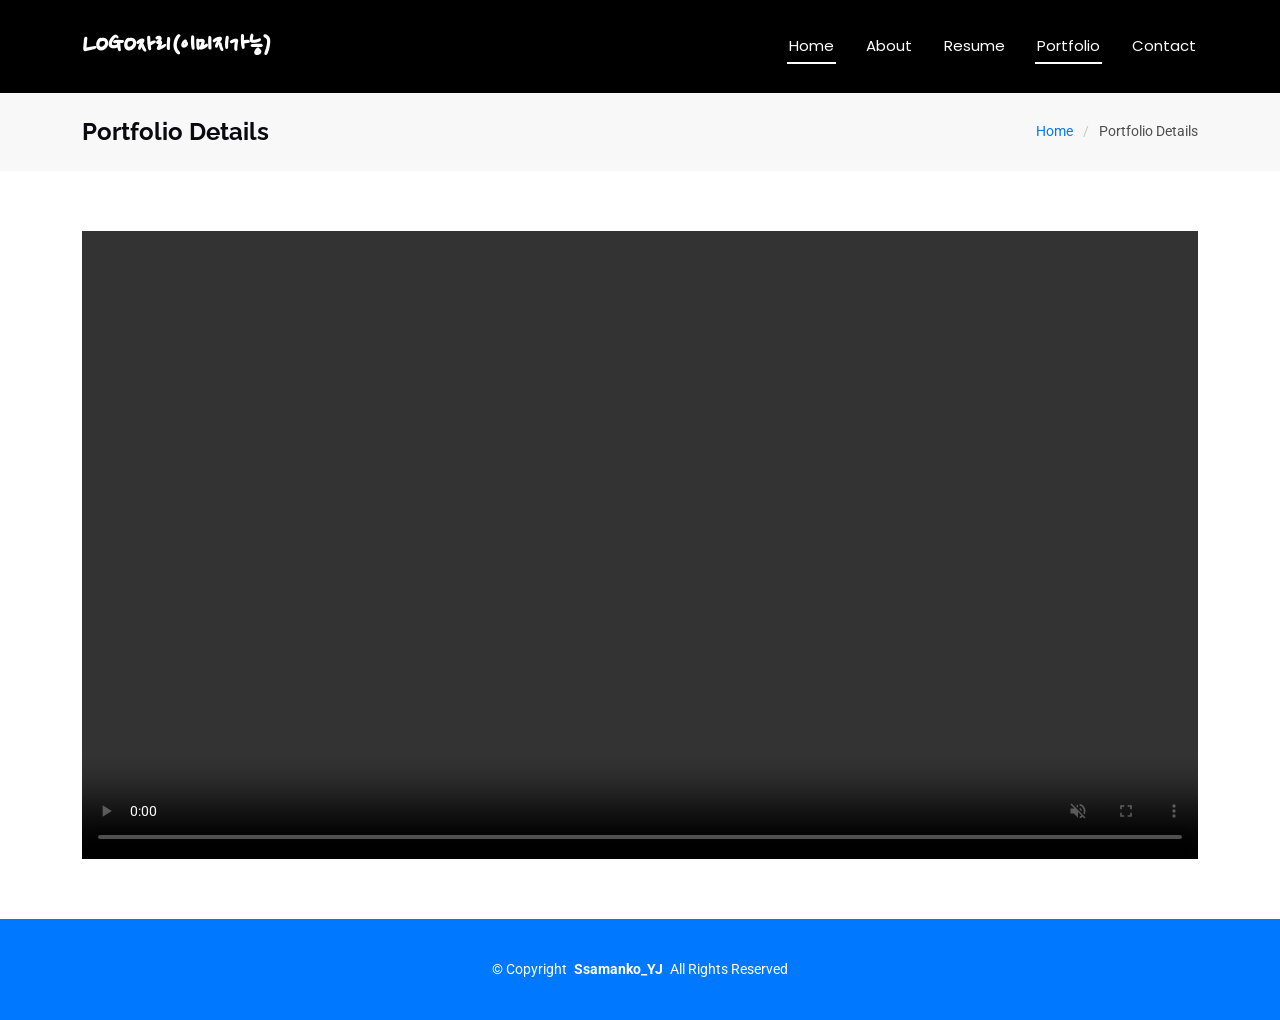
<file: portfolio-details-3.html>
<!DOCTYPE html>
<html lang="ko">

<head>
  <meta charset="utf-8">


  <meta name="author" content="양윤정">
  <meta name="description" content="안녕하세요. 디자인 영상 전문입니다...">
  <meta name="keywords" content="포트폴리오, html, css, js, 영상">
  <meta name="robots" content="noindex, nofollow">
  <meta http-equiv="X-UA-Compatible" content="ie=edge">


  <meta content="width=device-width, initial-scale=1.0" name="viewport">
  <title>Porfolio</title>


  <!-- Favicons -->
  <link href="assets/img/favicon.gif" rel="icon">
  <link href="assets/img/apple-touch-icon.png" rel="apple-touch-icon">

  <!-- Fonts -->
  <link href="https://fonts.googleapis.com" rel="preconnect">
  <link href="https://fonts.gstatic.com" rel="preconnect" crossorigin>
  <link href="https://fonts.googleapis.com/css2?family=Roboto:ital,wght@0,100;0,300;0,400;0,500;0,700;0,900;1,100;1,300;1,400;1,500;1,700;1,900&family=Poppins:ital,wght@0,100;0,200;0,300;0,400;0,500;0,600;0,700;0,800;0,900;1,100;1,200;1,300;1,400;1,500;1,600;1,700;1,800;1,900&family=Raleway:ital,wght@0,100;0,200;0,300;0,400;0,500;0,600;0,700;0,800;0,900;1,100;1,200;1,300;1,400;1,500;1,600;1,700;1,800;1,900&display=swap" rel="stylesheet">

  <!-- Vendor CSS Files -->
  <link href="assets/vendor/bootstrap/css/bootstrap.min.css" rel="stylesheet">
  <link href="assets/vendor/bootstrap-icons/bootstrap-icons.css" rel="stylesheet">
  <link href="assets/vendor/aos/aos.css" rel="stylesheet">
  <link href="assets/vendor/glightbox/css/glightbox.min.css" rel="stylesheet">
  <link href="assets/vendor/swiper/swiper-bundle.min.css" rel="stylesheet">

  <!-- Main CSS File -->
  <link href="assets/css/main.css" rel="stylesheet">

</head>

<body class="index-page">

  <header id="header" class="header d-flex align-items-center sticky-top">
    <div class="container-fluid container-xl position-relative d-flex align-items-center justify-content-between">

      <a href="index.html" class="logo d-flex align-items-center">
        <!-- Uncomment the line below if you also wish to use an image logo -->
        <!-- <img src="assets/img/logo.png" alt=""> -->
        <h1 class="sitename nanum-pen-logo-ESY">LOGO자리(이미지가능) </h1>
      </a>

      <nav id="navmenu" class="navmenu">
        <ul>
          <li><a href="index.html#hero" class="active">Home<br></a></li>
          <li><a href="index.html#about">About</a></li>
          <li><a href="index.html#resume">Resume</a></li>
          <li><a href="index.html#portfolio" class="active">Portfolio</a></li>

          <li><a href="index.html#contact">Contact</a></li>
        </ul>
        <i class="mobile-nav-toggle d-xl-none bi bi-list-stars"></i>
      </nav>

    </div>
  </header>

  <main class="main">

    <!-- Page Title -->
    <div class="page-title" data-aos="fade">
      <div class="container d-lg-flex justify-content-between align-items-center">
        <h1 class="mb-2 mb-lg-0">Portfolio Details</h1>
        <nav class="breadcrumbs">
          <ol>
            <li><a href="index.html">Home</a></li>
            <li class="current">Portfolio Details</li>
          </ol>
        </nav>
      </div>
    </div><!-- End Page Title -->

    <!-- Portfolio Details Section -->
    <section id="portfolio-details" class="portfolio-details section">

      <div class="container" data-aos="fade-up">

        <div class="portfolio-details-slider swiper init-swiper">
          <script type="application/json" class="swiper-config">
            {
              "loop": true,
              "speed": 600,
              "autoplay": {
                "delay": 5000
              },
              "slidesPerView": "auto",
              "navigation": {
                "nextEl": ".swiper-button-next",
                "prevEl": ".swiper-button-prev"
              },
              "pagination": {
                "el": ".swiper-pagination",
                "type": "bullets",
                "clickable": true
              }
            }
          </script>
          <div class="swiper-wrapper align-items-center">

            <div class="swiper-slide">
              <div class="ratio ratio-16x9">
                
                <video controls autoplay muted loop>
                  <source src="./assets/img/Video_2.mp4" type="video/mp4">

                </video>


              </div>


            </div>

          </div>
          <div class="swiper-button-prev"></div>
          <div class="swiper-button-next"></div>
          <div class="swiper-pagination"></div>
        </div>

        <!-- <div class="row justify-content-between gy-4 mt-4">

          <div class="col-lg-8" data-aos="fade-up">
            <div class="portfolio-description">
              <h2>This is an example of portfolio details</h2>
              <p>
                Autem ipsum nam porro corporis rerum. Quis eos dolorem eos itaque inventore commodi labore quia quia. Exercitationem repudiandae officiis neque suscipit non officia eaque itaque enim. Voluptatem officia accusantium nesciunt est omnis tempora consectetur dignissimos. Sequi nulla at esse enim cum deserunt eius.
              </p>
              <p>
                Amet consequatur qui dolore veniam voluptatem voluptatem sit. Non aspernatur atque natus ut cum nam et. Praesentium error dolores rerum minus sequi quia veritatis eum. Eos et doloribus doloremque nesciunt molestiae laboriosam.
              </p>

              <div class="testimonial-item">
                <p>
                  <i class="bi bi-quote quote-icon-left"></i>
                  <span>Export tempor illum tamen malis malis eram quae irure esse labore quem cillum quid cillum eram malis quorum velit fore eram velit sunt aliqua noster fugiat irure amet legam anim culpa.</span>
                  <i class="bi bi-quote quote-icon-right"></i>
                </p>
                <div>
                  <img src="assets/img/testimonials/testimonials-2.jpg" class="testimonial-img" alt="">
                  <h3>Sara Wilsson</h3>
                  <h4>Designer</h4>
                </div>
              </div>

              <p>
                Impedit ipsum quae et aliquid doloribus et voluptatem quasi. Perspiciatis occaecati earum et magnam animi. Quibusdam non qui ea vitae suscipit vitae sunt. Repudiandae incidunt cumque minus deserunt assumenda tempore. Delectus voluptas necessitatibus est.
              </p>

              <p>
                Sunt voluptatum sapiente facilis quo odio aut ipsum repellat debitis. Molestiae et autem libero. Explicabo et quod necessitatibus similique quis dolor eum. Numquam eaque praesentium rem et qui nesciunt.
              </p>

            </div>
          </div>

          <div class="col-lg-3" data-aos="fade-up" data-aos-delay="100">
            <div class="portfolio-info">
              <h3>Project information</h3>
              <ul>
                <li><strong>Category</strong> Web design</li>
                <li><strong>Client</strong> ASU Company</li>
                <li><strong>Project date</strong> 01 March, 2020</li>
                <li><strong>Project URL</strong> <a href="#">www.example.com</a></li>
                <li><a href="#" class="btn-visit align-self-start">Visit Website</a></li>
              </ul>
            </div>
          </div>

        </div> -->

      </div>

    </section><!-- /Portfolio Details Section -->

  </main>

  <footer id="footer" class="footer accent-background">

    <div class="container">
      <div class="copyright text-center ">
        <p>© <span>Copyright</span> <strong class="px-1 sitename">Ssamanko_YJ</strong> <span>All Rights Reserved</span></p>
      </div>

    </div>

  </footer>

  <!-- Scroll Top -->
  <a href="#" id="scroll-top" class="scroll-top d-flex align-items-center justify-content-center"><i class="bi bi-arrow-bar-up"></i></a>

  <!-- Preloader -->
  <div id="preloader"></div>

  <!-- Vendor JS Files -->
  <script src="assets/vendor/bootstrap/js/bootstrap.bundle.min.js"></script>
  <script src="assets/vendor/php-email-form/validate.js"></script>
  <script src="assets/vendor/aos/aos.js"></script>
  <script src="assets/vendor/typed.js/typed.umd.js"></script>
  <script src="assets/vendor/waypoints/noframework.waypoints.js"></script>
  <script src="assets/vendor/purecounter/purecounter_vanilla.js"></script>
  <script src="assets/vendor/glightbox/js/glightbox.min.js"></script>
  <script src="assets/vendor/imagesloaded/imagesloaded.pkgd.min.js"></script>
  <script src="assets/vendor/isotope-layout/isotope.pkgd.min.js"></script>
  <script src="assets/vendor/swiper/swiper-bundle.min.js"></script>

  <!-- Main JS File -->
  <script src="assets/js/main.js"></script>

</body>

</html>
</file>
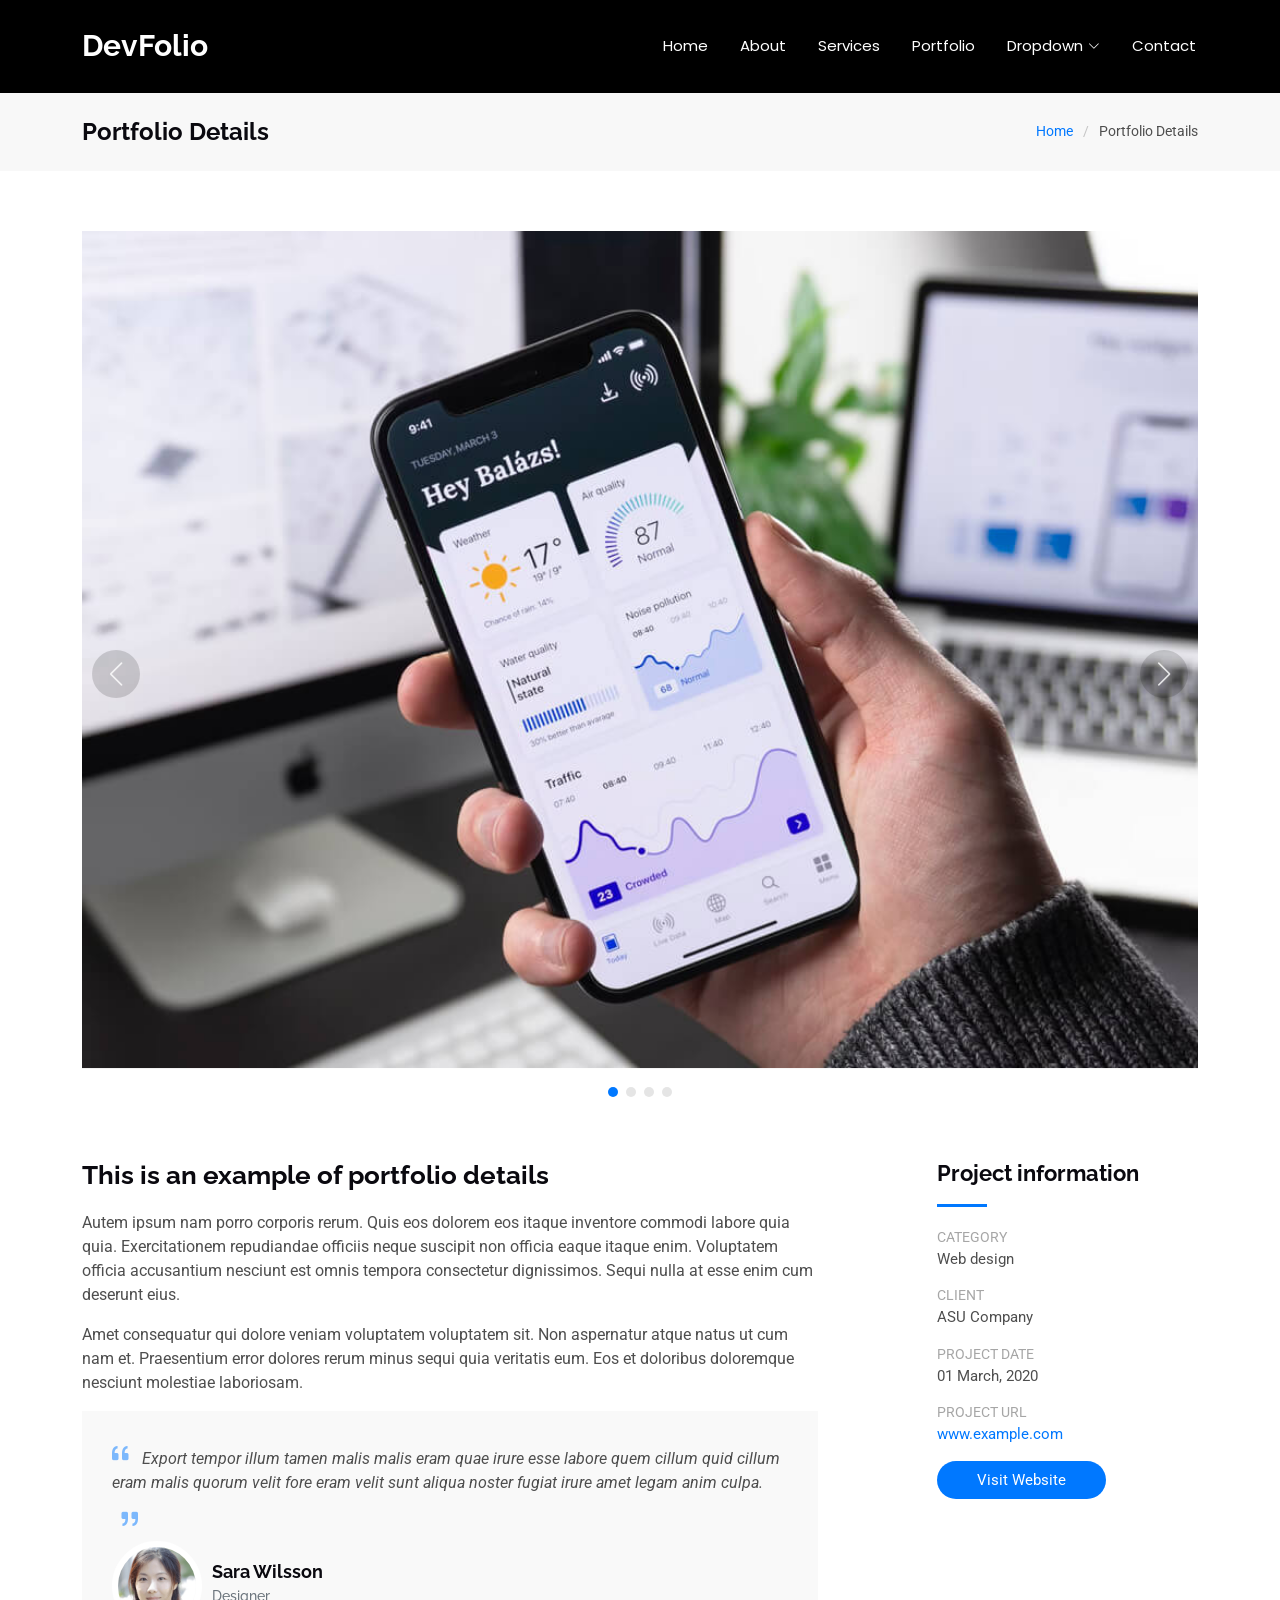
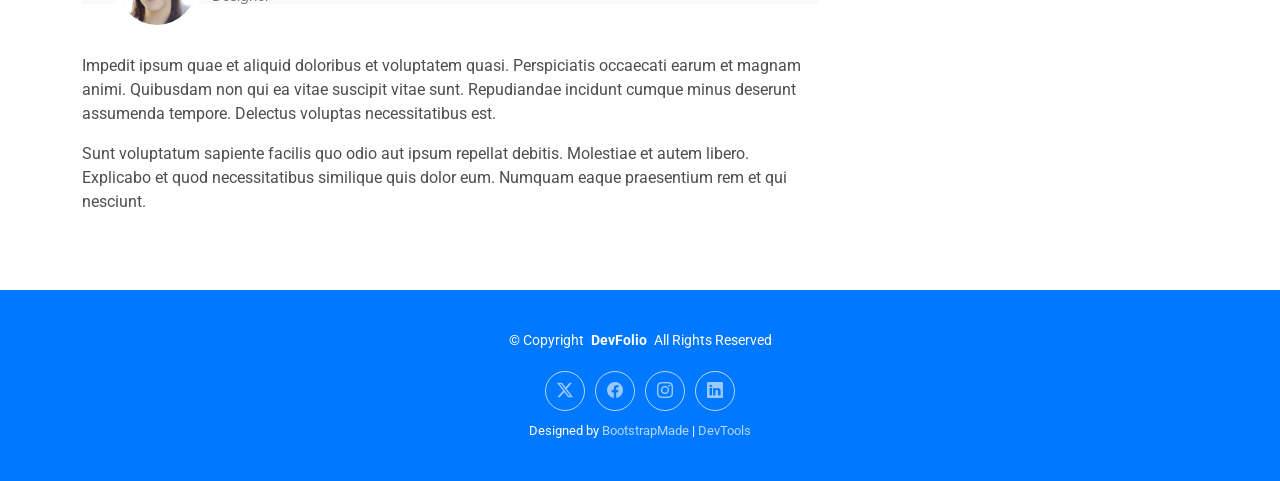
<file: portfolio-details.html>
<!DOCTYPE html>
<html lang="en">

<head>
  <meta charset="utf-8">
  <meta content="width=device-width, initial-scale=1.0" name="viewport">
  <title>Portfolio Details - DevFolio Bootstrap Template</title>
  <meta name="description" content="">
  <meta name="keywords" content="">

  <!-- Favicons -->
  <link href="assets/img/favicon.png" rel="icon">
  <link href="assets/img/apple-touch-icon.png" rel="apple-touch-icon">

  <!-- Fonts -->
  <link href="https://fonts.googleapis.com" rel="preconnect">
  <link href="https://fonts.gstatic.com" rel="preconnect" crossorigin>
  <link href="https://fonts.googleapis.com/css2?family=Roboto:ital,wght@0,100;0,300;0,400;0,500;0,700;0,900;1,100;1,300;1,400;1,500;1,700;1,900&family=Poppins:ital,wght@0,100;0,200;0,300;0,400;0,500;0,600;0,700;0,800;0,900;1,100;1,200;1,300;1,400;1,500;1,600;1,700;1,800;1,900&family=Raleway:ital,wght@0,100;0,200;0,300;0,400;0,500;0,600;0,700;0,800;0,900;1,100;1,200;1,300;1,400;1,500;1,600;1,700;1,800;1,900&display=swap" rel="stylesheet">

  <!-- Vendor CSS Files -->
  <link href="assets/vendor/bootstrap/css/bootstrap.min.css" rel="stylesheet">
  <link href="assets/vendor/bootstrap-icons/bootstrap-icons.css" rel="stylesheet">
  <link href="assets/vendor/aos/aos.css" rel="stylesheet">
  <link href="assets/vendor/glightbox/css/glightbox.min.css" rel="stylesheet">
  <link href="assets/vendor/swiper/swiper-bundle.min.css" rel="stylesheet">

  <!-- Main CSS File -->
  <link href="assets/css/main.css" rel="stylesheet">

  <!-- =======================================================
  * Template Name: DevFolio
  * Template URL: https://bootstrapmade.com/devfolio-bootstrap-portfolio-html-template/
  * Updated: Aug 07 2024 with Bootstrap v5.3.3
  * Author: BootstrapMade.com
  * License: https://bootstrapmade.com/license/
  ======================================================== -->
</head>

<body class="portfolio-details-page">

  <header id="header" class="header d-flex align-items-center sticky-top">
    <div class="container-fluid container-xl position-relative d-flex align-items-center justify-content-between">

      <a href="index.html" class="logo d-flex align-items-center">
        <!-- Uncomment the line below if you also wish to use an image logo -->
        <!-- <img src="assets/img/logo.png" alt=""> -->
        <h1 class="sitename">DevFolio</h1>
      </a>

      <nav id="navmenu" class="navmenu">
        <ul>
          <li><a href="#hero">Home<br></a></li>
          <li><a href="#about">About</a></li>
          <li><a href="#services">Services</a></li>
          <li><a href="#portfolio">Portfolio</a></li>
          <li class="dropdown"><a href="#"><span>Dropdown</span> <i class="bi bi-chevron-down toggle-dropdown"></i></a>
            <ul>
              <li><a href="#">Dropdown 1</a></li>
              <li class="dropdown"><a href="#"><span>Deep Dropdown</span> <i class="bi bi-chevron-down toggle-dropdown"></i></a>
                <ul>
                  <li><a href="#">Deep Dropdown 1</a></li>
                  <li><a href="#">Deep Dropdown 2</a></li>
                  <li><a href="#">Deep Dropdown 3</a></li>
                  <li><a href="#">Deep Dropdown 4</a></li>
                  <li><a href="#">Deep Dropdown 5</a></li>
                </ul>
              </li>
              <li><a href="#">Dropdown 2</a></li>
              <li><a href="#">Dropdown 3</a></li>
              <li><a href="#">Dropdown 4</a></li>
            </ul>
          </li>
          <li><a href="#contact">Contact</a></li>
        </ul>
        <i class="mobile-nav-toggle d-xl-none bi bi-list"></i>
      </nav>

    </div>
  </header>

  <main class="main">

    <!-- Page Title -->
    <div class="page-title" data-aos="fade">
      <div class="container d-lg-flex justify-content-between align-items-center">
        <h1 class="mb-2 mb-lg-0">Portfolio Details</h1>
        <nav class="breadcrumbs">
          <ol>
            <li><a href="index.html">Home</a></li>
            <li class="current">Portfolio Details</li>
          </ol>
        </nav>
      </div>
    </div><!-- End Page Title -->

    <!-- Portfolio Details Section -->
    <section id="portfolio-details" class="portfolio-details section">

      <div class="container" data-aos="fade-up">

        <div class="portfolio-details-slider swiper init-swiper">
          <script type="application/json" class="swiper-config">
            {
              "loop": true,
              "speed": 600,
              "autoplay": {
                "delay": 5000
              },
              "slidesPerView": "auto",
              "navigation": {
                "nextEl": ".swiper-button-next",
                "prevEl": ".swiper-button-prev"
              },
              "pagination": {
                "el": ".swiper-pagination",
                "type": "bullets",
                "clickable": true
              }
            }
          </script>
          <div class="swiper-wrapper align-items-center">

            <div class="swiper-slide">
              <img src="assets/img/portfolio/app-1.jpg" alt="">
            </div>

            <div class="swiper-slide">
              <img src="assets/img/portfolio/product-1.jpg" alt="">
            </div>

            <div class="swiper-slide">
              <img src="assets/img/portfolio/branding-1.jpg" alt="">
            </div>

            <div class="swiper-slide">
              <img src="assets/img/portfolio/books-1.jpg" alt="">
            </div>

          </div>
          <div class="swiper-button-prev"></div>
          <div class="swiper-button-next"></div>
          <div class="swiper-pagination"></div>
        </div>

        <div class="row justify-content-between gy-4 mt-4">

          <div class="col-lg-8" data-aos="fade-up">
            <div class="portfolio-description">
              <h2>This is an example of portfolio details</h2>
              <p>
                Autem ipsum nam porro corporis rerum. Quis eos dolorem eos itaque inventore commodi labore quia quia. Exercitationem repudiandae officiis neque suscipit non officia eaque itaque enim. Voluptatem officia accusantium nesciunt est omnis tempora consectetur dignissimos. Sequi nulla at esse enim cum deserunt eius.
              </p>
              <p>
                Amet consequatur qui dolore veniam voluptatem voluptatem sit. Non aspernatur atque natus ut cum nam et. Praesentium error dolores rerum minus sequi quia veritatis eum. Eos et doloribus doloremque nesciunt molestiae laboriosam.
              </p>

              <div class="testimonial-item">
                <p>
                  <i class="bi bi-quote quote-icon-left"></i>
                  <span>Export tempor illum tamen malis malis eram quae irure esse labore quem cillum quid cillum eram malis quorum velit fore eram velit sunt aliqua noster fugiat irure amet legam anim culpa.</span>
                  <i class="bi bi-quote quote-icon-right"></i>
                </p>
                <div>
                  <img src="assets/img/testimonials/testimonials-2.jpg" class="testimonial-img" alt="">
                  <h3>Sara Wilsson</h3>
                  <h4>Designer</h4>
                </div>
              </div>

              <p>
                Impedit ipsum quae et aliquid doloribus et voluptatem quasi. Perspiciatis occaecati earum et magnam animi. Quibusdam non qui ea vitae suscipit vitae sunt. Repudiandae incidunt cumque minus deserunt assumenda tempore. Delectus voluptas necessitatibus est.
              </p>

              <p>
                Sunt voluptatum sapiente facilis quo odio aut ipsum repellat debitis. Molestiae et autem libero. Explicabo et quod necessitatibus similique quis dolor eum. Numquam eaque praesentium rem et qui nesciunt.
              </p>

            </div>
          </div>

          <div class="col-lg-3" data-aos="fade-up" data-aos-delay="100">
            <div class="portfolio-info">
              <h3>Project information</h3>
              <ul>
                <li><strong>Category</strong> Web design</li>
                <li><strong>Client</strong> ASU Company</li>
                <li><strong>Project date</strong> 01 March, 2020</li>
                <li><strong>Project URL</strong> <a href="#">www.example.com</a></li>
                <li><a href="#" class="btn-visit align-self-start">Visit Website</a></li>
              </ul>
            </div>
          </div>

        </div>

      </div>

    </section><!-- /Portfolio Details Section -->

  </main>

  <footer id="footer" class="footer accent-background">

    <div class="container">
      <div class="copyright text-center ">
        <p>© <span>Copyright</span> <strong class="px-1 sitename">DevFolio</strong> <span>All Rights Reserved</span></p>
      </div>
      <div class="social-links d-flex justify-content-center">
        <a href=""><i class="bi bi-twitter-x"></i></a>
        <a href=""><i class="bi bi-facebook"></i></a>
        <a href=""><i class="bi bi-instagram"></i></a>
        <a href=""><i class="bi bi-linkedin"></i></a>
      </div>
      <div class="credits">
        <!-- All the links in the footer should remain intact. -->
        <!-- You can delete the links only if you've purchased the pro version. -->
        <!-- Licensing information: https://bootstrapmade.com/license/ -->
        <!-- Purchase the pro version with working PHP/AJAX contact form: [buy-url] -->
        Designed by <a href="https://bootstrapmade.com/">BootstrapMade</a> | <a href="https://bootstrapmade.com/tools/">DevTools</a>
      </div>
    </div>

  </footer>

  <!-- Scroll Top -->
  <a href="#" id="scroll-top" class="scroll-top d-flex align-items-center justify-content-center"><i class="bi bi-arrow-up-short"></i></a>

  <!-- Preloader -->
  <div id="preloader"></div>

  <!-- Vendor JS Files -->
  <script src="assets/vendor/bootstrap/js/bootstrap.bundle.min.js"></script>
  <script src="assets/vendor/php-email-form/validate.js"></script>
  <script src="assets/vendor/aos/aos.js"></script>
  <script src="assets/vendor/typed.js/typed.umd.js"></script>
  <script src="assets/vendor/waypoints/noframework.waypoints.js"></script>
  <script src="assets/vendor/purecounter/purecounter_vanilla.js"></script>
  <script src="assets/vendor/glightbox/js/glightbox.min.js"></script>
  <script src="assets/vendor/imagesloaded/imagesloaded.pkgd.min.js"></script>
  <script src="assets/vendor/isotope-layout/isotope.pkgd.min.js"></script>
  <script src="assets/vendor/swiper/swiper-bundle.min.js"></script>

  <!-- Main JS File -->
  <script src="assets/js/main.js"></script>

</body>

</html>
</file>
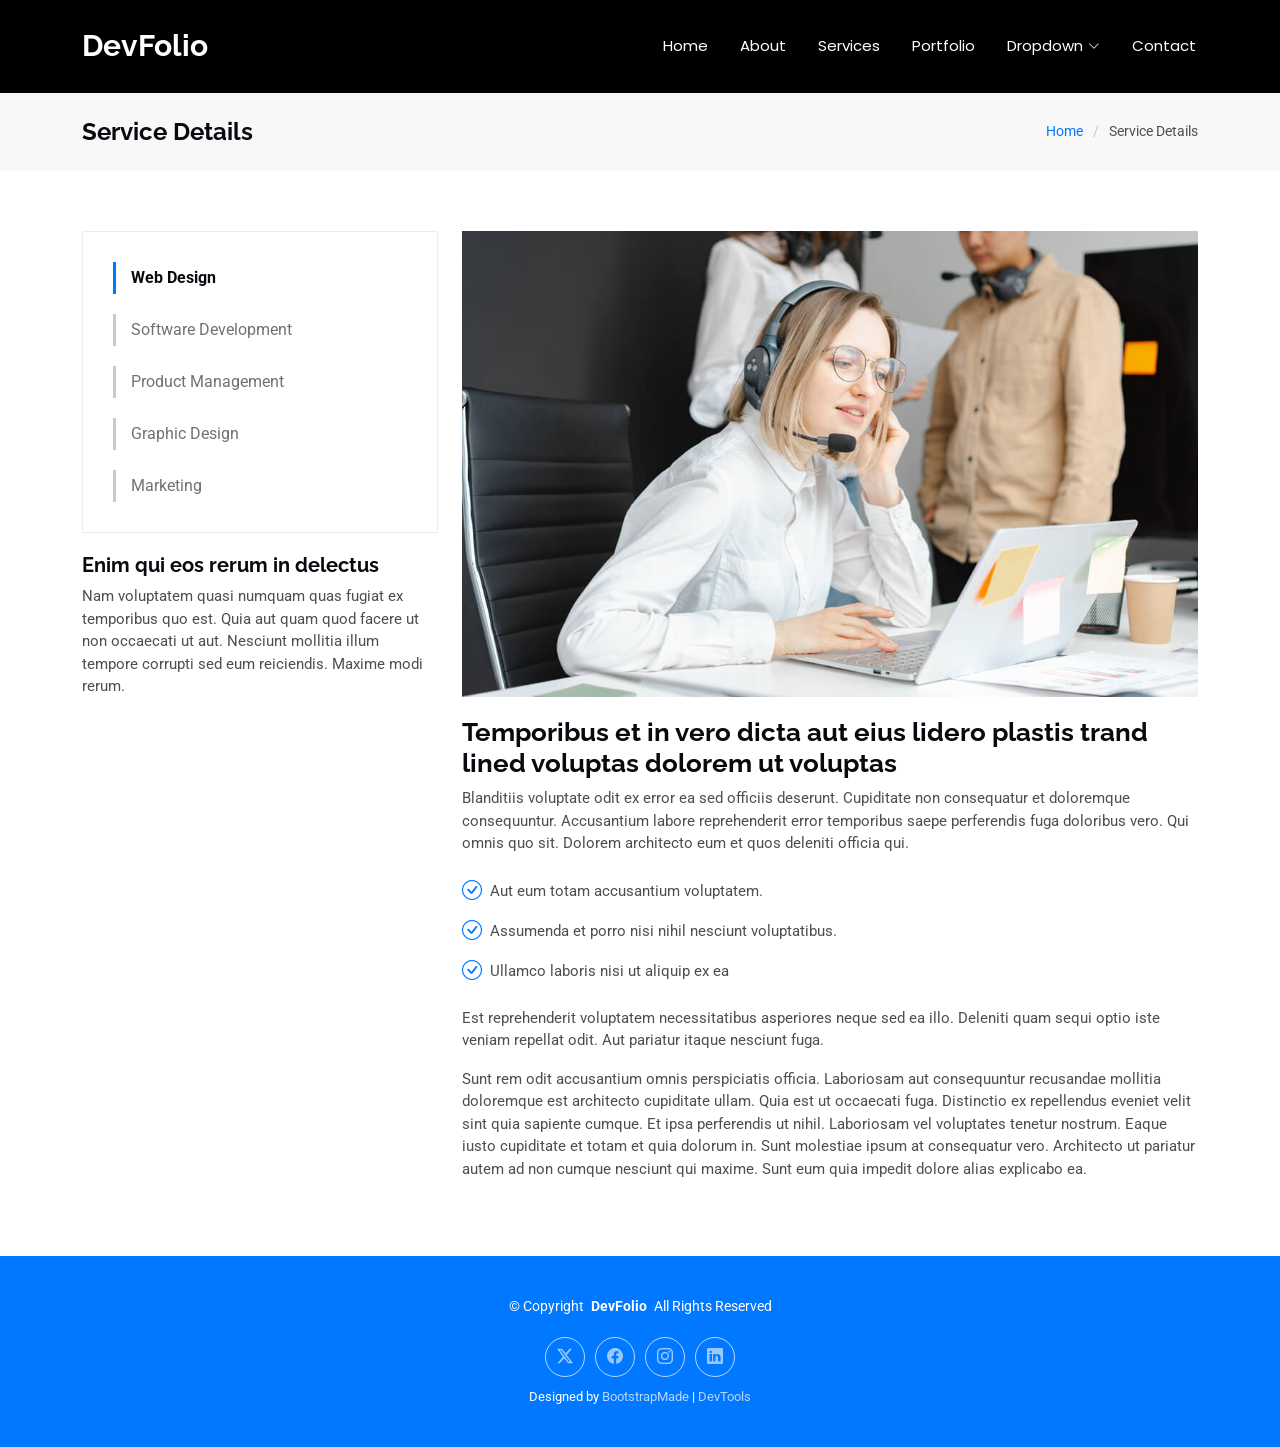
<file: service-details.html>
<!DOCTYPE html>
<html lang="en">

<head>
  <meta charset="utf-8">
  <meta content="width=device-width, initial-scale=1.0" name="viewport">
  <title>Service Details - DevFolio Bootstrap Template</title>
  <meta name="description" content="">
  <meta name="keywords" content="">

  <!-- Favicons -->
  <link href="assets/img/favicon.png" rel="icon">
  <link href="assets/img/apple-touch-icon.png" rel="apple-touch-icon">

  <!-- Fonts -->
  <link href="https://fonts.googleapis.com" rel="preconnect">
  <link href="https://fonts.gstatic.com" rel="preconnect" crossorigin>
  <link href="https://fonts.googleapis.com/css2?family=Roboto:ital,wght@0,100;0,300;0,400;0,500;0,700;0,900;1,100;1,300;1,400;1,500;1,700;1,900&family=Poppins:ital,wght@0,100;0,200;0,300;0,400;0,500;0,600;0,700;0,800;0,900;1,100;1,200;1,300;1,400;1,500;1,600;1,700;1,800;1,900&family=Raleway:ital,wght@0,100;0,200;0,300;0,400;0,500;0,600;0,700;0,800;0,900;1,100;1,200;1,300;1,400;1,500;1,600;1,700;1,800;1,900&display=swap" rel="stylesheet">

  <!-- Vendor CSS Files -->
  <link href="assets/vendor/bootstrap/css/bootstrap.min.css" rel="stylesheet">
  <link href="assets/vendor/bootstrap-icons/bootstrap-icons.css" rel="stylesheet">
  <link href="assets/vendor/aos/aos.css" rel="stylesheet">
  <link href="assets/vendor/glightbox/css/glightbox.min.css" rel="stylesheet">
  <link href="assets/vendor/swiper/swiper-bundle.min.css" rel="stylesheet">

  <!-- Main CSS File -->
  <link href="assets/css/main.css" rel="stylesheet">

  <!-- =======================================================
  * Template Name: DevFolio
  * Template URL: https://bootstrapmade.com/devfolio-bootstrap-portfolio-html-template/
  * Updated: Aug 07 2024 with Bootstrap v5.3.3
  * Author: BootstrapMade.com
  * License: https://bootstrapmade.com/license/
  ======================================================== -->
</head>

<body class="service-details-page">

  <header id="header" class="header d-flex align-items-center sticky-top">
    <div class="container-fluid container-xl position-relative d-flex align-items-center justify-content-between">

      <a href="index.html" class="logo d-flex align-items-center">
        <!-- Uncomment the line below if you also wish to use an image logo -->
        <!-- <img src="assets/img/logo.png" alt=""> -->
        <h1 class="sitename">DevFolio</h1>
      </a>

      <nav id="navmenu" class="navmenu">
        <ul>
          <li><a href="#hero">Home<br></a></li>
          <li><a href="#about">About</a></li>
          <li><a href="#services">Services</a></li>
          <li><a href="#portfolio">Portfolio</a></li>
          <li class="dropdown"><a href="#"><span>Dropdown</span> <i class="bi bi-chevron-down toggle-dropdown"></i></a>
            <ul>
              <li><a href="#">Dropdown 1</a></li>
              <li class="dropdown"><a href="#"><span>Deep Dropdown</span> <i class="bi bi-chevron-down toggle-dropdown"></i></a>
                <ul>
                  <li><a href="#">Deep Dropdown 1</a></li>
                  <li><a href="#">Deep Dropdown 2</a></li>
                  <li><a href="#">Deep Dropdown 3</a></li>
                  <li><a href="#">Deep Dropdown 4</a></li>
                  <li><a href="#">Deep Dropdown 5</a></li>
                </ul>
              </li>
              <li><a href="#">Dropdown 2</a></li>
              <li><a href="#">Dropdown 3</a></li>
              <li><a href="#">Dropdown 4</a></li>
            </ul>
          </li>
          <li><a href="#contact">Contact</a></li>
        </ul>
        <i class="mobile-nav-toggle d-xl-none bi bi-list"></i>
      </nav>

    </div>
  </header>

  <main class="main">

    <!-- Page Title -->
    <div class="page-title" data-aos="fade">
      <div class="container d-lg-flex justify-content-between align-items-center">
        <h1 class="mb-2 mb-lg-0">Service Details</h1>
        <nav class="breadcrumbs">
          <ol>
            <li><a href="index.html">Home</a></li>
            <li class="current">Service Details</li>
          </ol>
        </nav>
      </div>
    </div><!-- End Page Title -->

    <!-- Service Details Section -->
    <section id="service-details" class="service-details section">

      <div class="container">

        <div class="row gy-4">

          <div class="col-lg-4" data-aos="fade-up" data-aos-delay="100">
            <div class="services-list">
              <a href="#" class="active">Web Design</a>
              <a href="#">Software Development</a>
              <a href="#">Product Management</a>
              <a href="#">Graphic Design</a>
              <a href="#">Marketing</a>
            </div>

            <h4>Enim qui eos rerum in delectus</h4>
            <p>Nam voluptatem quasi numquam quas fugiat ex temporibus quo est. Quia aut quam quod facere ut non occaecati ut aut. Nesciunt mollitia illum tempore corrupti sed eum reiciendis. Maxime modi rerum.</p>
          </div>

          <div class="col-lg-8" data-aos="fade-up" data-aos-delay="200">
            <img src="assets/img/services.jpg" alt="" class="img-fluid services-img">
            <h3>Temporibus et in vero dicta aut eius lidero plastis trand lined voluptas dolorem ut voluptas</h3>
            <p>
              Blanditiis voluptate odit ex error ea sed officiis deserunt. Cupiditate non consequatur et doloremque consequuntur. Accusantium labore reprehenderit error temporibus saepe perferendis fuga doloribus vero. Qui omnis quo sit. Dolorem architecto eum et quos deleniti officia qui.
            </p>
            <ul>
              <li><i class="bi bi-check-circle"></i> <span>Aut eum totam accusantium voluptatem.</span></li>
              <li><i class="bi bi-check-circle"></i> <span>Assumenda et porro nisi nihil nesciunt voluptatibus.</span></li>
              <li><i class="bi bi-check-circle"></i> <span>Ullamco laboris nisi ut aliquip ex ea</span></li>
            </ul>
            <p>
              Est reprehenderit voluptatem necessitatibus asperiores neque sed ea illo. Deleniti quam sequi optio iste veniam repellat odit. Aut pariatur itaque nesciunt fuga.
            </p>
            <p>
              Sunt rem odit accusantium omnis perspiciatis officia. Laboriosam aut consequuntur recusandae mollitia doloremque est architecto cupiditate ullam. Quia est ut occaecati fuga. Distinctio ex repellendus eveniet velit sint quia sapiente cumque. Et ipsa perferendis ut nihil. Laboriosam vel voluptates tenetur nostrum. Eaque iusto cupiditate et totam et quia dolorum in. Sunt molestiae ipsum at consequatur vero. Architecto ut pariatur autem ad non cumque nesciunt qui maxime. Sunt eum quia impedit dolore alias explicabo ea.
            </p>
          </div>

        </div>

      </div>

    </section><!-- /Service Details Section -->

  </main>

  <footer id="footer" class="footer accent-background">

    <div class="container">
      <div class="copyright text-center ">
        <p>© <span>Copyright</span> <strong class="px-1 sitename">DevFolio</strong> <span>All Rights Reserved</span></p>
      </div>
      <div class="social-links d-flex justify-content-center">
        <a href=""><i class="bi bi-twitter-x"></i></a>
        <a href=""><i class="bi bi-facebook"></i></a>
        <a href=""><i class="bi bi-instagram"></i></a>
        <a href=""><i class="bi bi-linkedin"></i></a>
      </div>
      <div class="credits">
        <!-- All the links in the footer should remain intact. -->
        <!-- You can delete the links only if you've purchased the pro version. -->
        <!-- Licensing information: https://bootstrapmade.com/license/ -->
        <!-- Purchase the pro version with working PHP/AJAX contact form: [buy-url] -->
        Designed by <a href="https://bootstrapmade.com/">BootstrapMade</a> | <a href="https://bootstrapmade.com/tools/">DevTools</a>
      </div>
    </div>

  </footer>

  <!-- Scroll Top -->
  <a href="#" id="scroll-top" class="scroll-top d-flex align-items-center justify-content-center"><i class="bi bi-arrow-up-short"></i></a>

  <!-- Preloader -->
  <div id="preloader"></div>

  <!-- Vendor JS Files -->
  <script src="assets/vendor/bootstrap/js/bootstrap.bundle.min.js"></script>
  <script src="assets/vendor/php-email-form/validate.js"></script>
  <script src="assets/vendor/aos/aos.js"></script>
  <script src="assets/vendor/typed.js/typed.umd.js"></script>
  <script src="assets/vendor/waypoints/noframework.waypoints.js"></script>
  <script src="assets/vendor/purecounter/purecounter_vanilla.js"></script>
  <script src="assets/vendor/glightbox/js/glightbox.min.js"></script>
  <script src="assets/vendor/imagesloaded/imagesloaded.pkgd.min.js"></script>
  <script src="assets/vendor/isotope-layout/isotope.pkgd.min.js"></script>
  <script src="assets/vendor/swiper/swiper-bundle.min.js"></script>

  <!-- Main JS File -->
  <script src="assets/js/main.js"></script>

</body>

</html>
</file>
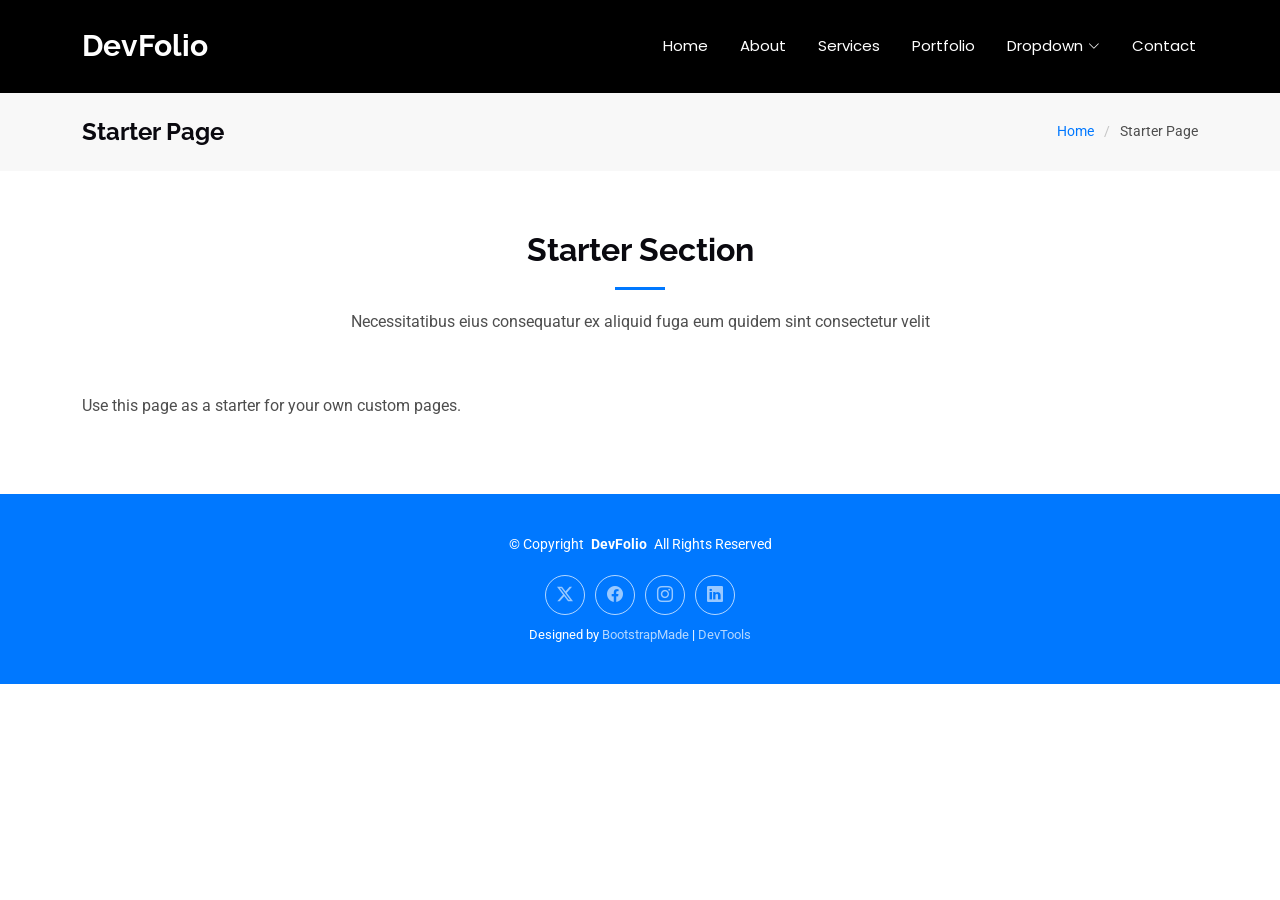
<file: starter-page.html>
<!DOCTYPE html>
<html lang="en">

<head>
  <meta charset="utf-8">
  <meta content="width=device-width, initial-scale=1.0" name="viewport">
  <title>Starter Page - DevFolio Bootstrap Template</title>
  <meta name="description" content="">
  <meta name="keywords" content="">

  <!-- Favicons -->
  <link href="assets/img/favicon.png" rel="icon">
  <link href="assets/img/apple-touch-icon.png" rel="apple-touch-icon">

  <!-- Fonts -->
  <link href="https://fonts.googleapis.com" rel="preconnect">
  <link href="https://fonts.gstatic.com" rel="preconnect" crossorigin>
  <link href="https://fonts.googleapis.com/css2?family=Roboto:ital,wght@0,100;0,300;0,400;0,500;0,700;0,900;1,100;1,300;1,400;1,500;1,700;1,900&family=Poppins:ital,wght@0,100;0,200;0,300;0,400;0,500;0,600;0,700;0,800;0,900;1,100;1,200;1,300;1,400;1,500;1,600;1,700;1,800;1,900&family=Raleway:ital,wght@0,100;0,200;0,300;0,400;0,500;0,600;0,700;0,800;0,900;1,100;1,200;1,300;1,400;1,500;1,600;1,700;1,800;1,900&display=swap" rel="stylesheet">

  <!-- Vendor CSS Files -->
  <link href="assets/vendor/bootstrap/css/bootstrap.min.css" rel="stylesheet">
  <link href="assets/vendor/bootstrap-icons/bootstrap-icons.css" rel="stylesheet">
  <link href="assets/vendor/aos/aos.css" rel="stylesheet">
  <link href="assets/vendor/glightbox/css/glightbox.min.css" rel="stylesheet">
  <link href="assets/vendor/swiper/swiper-bundle.min.css" rel="stylesheet">

  <!-- Main CSS File -->
  <link href="assets/css/main.css" rel="stylesheet">

  <!-- =======================================================
  * Template Name: DevFolio
  * Template URL: https://bootstrapmade.com/devfolio-bootstrap-portfolio-html-template/
  * Updated: Aug 07 2024 with Bootstrap v5.3.3
  * Author: BootstrapMade.com
  * License: https://bootstrapmade.com/license/
  ======================================================== -->
</head>

<body class="starter-page-page">

  <header id="header" class="header d-flex align-items-center sticky-top">
    <div class="container-fluid container-xl position-relative d-flex align-items-center justify-content-between">

      <a href="index.html" class="logo d-flex align-items-center">
        <!-- Uncomment the line below if you also wish to use an image logo -->
        <!-- <img src="assets/img/logo.png" alt=""> -->
        <h1 class="sitename">DevFolio</h1>
      </a>

      <nav id="navmenu" class="navmenu">
        <ul>
          <li><a href="#hero">Home<br></a></li>
          <li><a href="#about">About</a></li>
          <li><a href="#services">Services</a></li>
          <li><a href="#portfolio">Portfolio</a></li>
          <li class="dropdown"><a href="#"><span>Dropdown</span> <i class="bi bi-chevron-down toggle-dropdown"></i></a>
            <ul>
              <li><a href="#">Dropdown 1</a></li>
              <li class="dropdown"><a href="#"><span>Deep Dropdown</span> <i class="bi bi-chevron-down toggle-dropdown"></i></a>
                <ul>
                  <li><a href="#">Deep Dropdown 1</a></li>
                  <li><a href="#">Deep Dropdown 2</a></li>
                  <li><a href="#">Deep Dropdown 3</a></li>
                  <li><a href="#">Deep Dropdown 4</a></li>
                  <li><a href="#">Deep Dropdown 5</a></li>
                </ul>
              </li>
              <li><a href="#">Dropdown 2</a></li>
              <li><a href="#">Dropdown 3</a></li>
              <li><a href="#">Dropdown 4</a></li>
            </ul>
          </li>
          <li><a href="#contact">Contact</a></li>
        </ul>
        <i class="mobile-nav-toggle d-xl-none bi bi-list"></i>
      </nav>

    </div>
  </header>

  <main class="main">

    <!-- Page Title -->
    <div class="page-title" data-aos="fade">
      <div class="container d-lg-flex justify-content-between align-items-center">
        <h1 class="mb-2 mb-lg-0">Starter Page</h1>
        <nav class="breadcrumbs">
          <ol>
            <li><a href="index.html">Home</a></li>
            <li class="current">Starter Page</li>
          </ol>
        </nav>
      </div>
    </div><!-- End Page Title -->

    <!-- Starter Section Section -->
    <section id="starter-section" class="starter-section section">

      <!-- Section Title -->
      <div class="container section-title" data-aos="fade-up">
        <h2>Starter Section</h2>
        <p>Necessitatibus eius consequatur ex aliquid fuga eum quidem sint consectetur velit</p>
      </div><!-- End Section Title -->

      <div class="container" data-aos="fade-up">
        <p>Use this page as a starter for your own custom pages.</p>
      </div>

    </section><!-- /Starter Section Section -->

  </main>

  <footer id="footer" class="footer accent-background">

    <div class="container">
      <div class="copyright text-center ">
        <p>© <span>Copyright</span> <strong class="px-1 sitename">DevFolio</strong> <span>All Rights Reserved</span></p>
      </div>
      <div class="social-links d-flex justify-content-center">
        <a href=""><i class="bi bi-twitter-x"></i></a>
        <a href=""><i class="bi bi-facebook"></i></a>
        <a href=""><i class="bi bi-instagram"></i></a>
        <a href=""><i class="bi bi-linkedin"></i></a>
      </div>
      <div class="credits">
        <!-- All the links in the footer should remain intact. -->
        <!-- You can delete the links only if you've purchased the pro version. -->
        <!-- Licensing information: https://bootstrapmade.com/license/ -->
        <!-- Purchase the pro version with working PHP/AJAX contact form: [buy-url] -->
        Designed by <a href="https://bootstrapmade.com/">BootstrapMade</a> | <a href="https://bootstrapmade.com/tools/">DevTools</a>
      </div>
    </div>

  </footer>

  <!-- Scroll Top -->
  <a href="#" id="scroll-top" class="scroll-top d-flex align-items-center justify-content-center"><i class="bi bi-arrow-up-short"></i></a>

  <!-- Preloader -->
  <div id="preloader"></div>

  <!-- Vendor JS Files -->
  <script src="assets/vendor/bootstrap/js/bootstrap.bundle.min.js"></script>
  <script src="assets/vendor/php-email-form/validate.js"></script>
  <script src="assets/vendor/aos/aos.js"></script>
  <script src="assets/vendor/typed.js/typed.umd.js"></script>
  <script src="assets/vendor/waypoints/noframework.waypoints.js"></script>
  <script src="assets/vendor/purecounter/purecounter_vanilla.js"></script>
  <script src="assets/vendor/glightbox/js/glightbox.min.js"></script>
  <script src="assets/vendor/imagesloaded/imagesloaded.pkgd.min.js"></script>
  <script src="assets/vendor/isotope-layout/isotope.pkgd.min.js"></script>
  <script src="assets/vendor/swiper/swiper-bundle.min.js"></script>

  <!-- Main JS File -->
  <script src="assets/js/main.js"></script>

</body>

</html>
</file>
<file: assets/css/main.css>
@import url('https://fonts.googleapis.com/css2?family=Nanum+Pen+Script&display=swap');

.nanum-pen-logo-ESY {
  font-family: "Nanum Pen Script", cursive;
  font-weight: 400;
  font-style: normal;
}


/* Fonts */
:root {
  --default-font: "Roboto",  system-ui, -apple-system, "Segoe UI", Roboto, "Helvetica Neue", Arial, "Noto Sans", "Liberation Sans", sans-serif, "Apple Color Emoji", "Segoe UI Emoji", "Segoe UI Symbol", "Noto Color Emoji";
  --heading-font: "Raleway",  sans-serif;
  --nav-font: "Poppins",  sans-serif;
}

/* Global Colors - The following color variables are used throughout the website. Updating them here will change the color scheme of the entire website */
:root { 
  --background-color: #ffffff; /* Background color for the entire website, including individual sections */
  --background-color-kim: #d77fec;
  --default-color: #4e4e4e; /* Default color used for the majority of the text content across the entire website */
  --default-color-kim: #41a790;
  --heading-color: #0a090f; /* Color for headings, subheadings and title throughout the website */
  --accent-color: #0078ff; /* Accent color that represents your brand on the website. It's used for buttons, links, and other elements that need to stand out */
  
  --accent-color-kim: #9d00ff;

  --surface-color: #ffffff; /* The surface color is used as a background of boxed elements within sections, such as cards, icon boxes, or other elements that require a visual separation from the global background. */
  --contrast-color: #ffffff; /* Contrast color for text, ensuring readability against backgrounds of accent, heading, or default colors. */
}

/* Nav Menu Colors - The following color variables are used specifically for the navigation menu. They are separate from the global colors to allow for more customization options */
:root {
  --nav-color: #ffffff;  /* The default color of the main navmenu links */
  --nav-hover-color: #ffffff; /* Applied to main navmenu links when they are hovered over or active */
  --nav-mobile-background-color: #ffffff; /* Used as the background color for mobile navigation menu */
  --nav-dropdown-background-color: #ffffff; /* Used as the background color for dropdown items that appear when hovering over primary navigation items */
  --nav-dropdown-color: #212529; /* Used for navigation links of the dropdown items in the navigation menu. */
  --nav-dropdown-hover-color: #0078ff; /* Similar to --nav-hover-color, this color is applied to dropdown navigation links when they are hovered over. */
}

/* Color Presets - These classes override global colors when applied to any section or element, providing reuse of the sam color scheme. */

.light-background {
  --background-color: #f9f9f9;
  --surface-color: #ffffff;
}

.dark-background {
  --background-color: #060606;
  --default-color: #ffffff;
  --heading-color: #ffffff;
  --surface-color: #252525;
  --contrast-color: #ffffff;
}

.accent-background {
  --background-color: #0078ff;
  --default-color: #ffffff;
  --heading-color: #ffffff;
  --accent-color: #ffffff;
  --surface-color: #3393ff;
  --contrast-color: #ffffff;
}

/* Smooth scroll */
:root {
  scroll-behavior: smooth;
}

/*--------------------------------------------------------------
# General Styling & Shared Classes
--------------------------------------------------------------*/
body {
  color: var(--default-color);
  background-color: var(--background-color);
  font-family: var(--default-font);
}

a {
  color: var(--accent-color);
  text-decoration: none;
  transition: 0.3s;
}

a:hover {
  color: color-mix(in srgb, var(--accent-color), transparent 25%);
  text-decoration: none;
}

h1,
h2,
h3,
h4,
h5,
h6 {
  color: var(--heading-color);
  font-family: var(--heading-font);
}

/* PHP Email Form Messages
------------------------------*/
.php-email-form .error-message {
  display: none;
  background: #df1529;
  color: #ffffff;
  text-align: left;
  padding: 15px;
  margin-bottom: 24px;
  font-weight: 600;
}

.php-email-form .sent-message {
  display: none;
  color: #ffffff;
  background: #059652;
  text-align: center;
  padding: 15px;
  margin-bottom: 24px;
  font-weight: 600;
}

.php-email-form .loading {
  display: none;
  background: var(--surface-color);
  text-align: center;
  padding: 15px;
  margin-bottom: 24px;
}

.php-email-form .loading:before {
  content: "";
  display: inline-block;
  border-radius: 50%;
  width: 24px;
  height: 24px;
  margin: 0 10px -6px 0;
  border: 3px solid var(--accent-color);
  border-top-color: var(--surface-color);
  animation: php-email-form-loading 1s linear infinite;
}

@keyframes php-email-form-loading {
  0% {
    transform: rotate(0deg);
  }

  100% {
    transform: rotate(360deg);
  }
}

/*--------------------------------------------------------------
# Global Header
--------------------------------------------------------------*/
.header {
  --background-color: #000000;
  --default-color: #ffffff;
  --heading-color: #ffffff;
  color: var(--default-color);
  background-color: var(--background-color);
  padding: 20px 0;
  transition: all 0.5s;
  z-index: 997;
}

.header .logo {
  line-height: 1;
}

.header .logo img {
  max-height: 32px;
  margin-right: 8px;
}

.header .logo h1 {
  font-size: 30px;
  margin: 0;
  font-weight: 700;
  color: var(--heading-color);
}

.scrolled .header {
  box-shadow: 0px 0 18px rgba(0, 0, 0, 0.1);
}

/*--------------------------------------------------------------
# Navigation Menu
--------------------------------------------------------------*/
/* Desktop Navigation */
@media (min-width: 1200px) {
  .navmenu {
    padding: 0;
  }

  .navmenu ul {
    margin: 0;
    padding: 0;
    display: flex;
    list-style: none;
    align-items: center;
  }

  .navmenu li {
    position: relative;
  }

  .navmenu>ul>li {
    white-space: nowrap;
    padding: 15px 14px;
  }

  .navmenu>ul>li:last-child {
    padding-right: 0;
  }

  .navmenu a,
  .navmenu a:focus {
    color: var(--nav-color);
    font-size: 15px;
    padding: 0 2px;
    font-family: var(--nav-font);
    font-weight: 400;
    display: flex;
    align-items: center;
    justify-content: space-between;
    white-space: nowrap;
    transition: 0.3s;
    position: relative;
  }

  .navmenu a i,
  .navmenu a:focus i {
    font-size: 12px;
    line-height: 0;
    margin-left: 5px;
    transition: 0.3s;
  }

  .navmenu>ul>li>a:before {
    content: "";
    position: absolute;
    width: 100%;
    height: 2px;
    bottom: -6px;
    left: 0;
    background-color: var(--nav-hover-color);
    visibility: hidden;
    width: 0px;
    transition: all 0.3s ease-in-out 0s;
  }

  .navmenu a:hover:before,
  .navmenu li:hover>a:before,
  .navmenu .active:before {
    visibility: visible;
    width: 100%;
  }

  .navmenu li:hover>a,
  .navmenu .active,
  .navmenu .active:focus {
    color: var(--nav-hover-color);
  }

  .navmenu .dropdown ul {
    margin: 0;
    padding: 10px 0;
    background: var(--nav-dropdown-background-color);
    display: block;
    position: absolute;
    visibility: hidden;
    left: 14px;
    top: 130%;
    opacity: 0;
    transition: 0.3s;
    border-radius: 4px;
    z-index: 99;
    box-shadow: 0px 0px 30px rgba(0, 0, 0, 0.1);
  }

  .navmenu .dropdown ul li {
    min-width: 200px;
  }

  .navmenu .dropdown ul a {
    padding: 10px 20px;
    font-size: 15px;
    text-transform: none;
    color: var(--nav-dropdown-color);
  }

  .navmenu .dropdown ul a i {
    font-size: 12px;
  }

  .navmenu .dropdown ul a:hover,
  .navmenu .dropdown ul .active:hover,
  .navmenu .dropdown ul li:hover>a {
    color: var(--nav-dropdown-hover-color);
  }

  .navmenu .dropdown:hover>ul {
    opacity: 1;
    top: 100%;
    visibility: visible;
  }

  .navmenu .dropdown .dropdown ul {
    top: 0;
    left: -90%;
    visibility: hidden;
  }

  .navmenu .dropdown .dropdown:hover>ul {
    opacity: 1;
    top: 0;
    left: -100%;
    visibility: visible;
  }
}

/* Mobile Navigation */
@media (max-width: 1199px) {
  .mobile-nav-toggle {
    color: var(--nav-color);
    font-size: 28px;
    line-height: 0;
    margin-right: 10px;
    cursor: pointer;
    transition: color 0.3s;
  }

  .navmenu {
    padding: 0;
    z-index: 9997;
  }

  .navmenu ul {
    display: none;
    list-style: none;
    position: absolute;
    inset: 60px 20px 20px 20px;
    padding: 10px 0;
    margin: 0;
    border-radius: 6px;
    background-color: var(--nav-mobile-background-color);
    border: 1px solid color-mix(in srgb, var(--default-color), transparent 90%);
    box-shadow: none;
    overflow-y: auto;
    transition: 0.3s;
    z-index: 9998;
  }

  .navmenu a,
  .navmenu a:focus {
    color: var(--nav-dropdown-color);
    padding: 10px 20px;
    font-family: var(--nav-font);
    font-size: 17px;
    font-weight: 500;
    display: flex;
    align-items: center;
    justify-content: space-between;
    white-space: nowrap;
    transition: 0.3s;
  }

  .navmenu a i,
  .navmenu a:focus i {
    font-size: 12px;
    line-height: 0;
    margin-left: 5px;
    width: 30px;
    height: 30px;
    display: flex;
    align-items: center;
    justify-content: center;
    border-radius: 50%;
    transition: 0.3s;
    background-color: color-mix(in srgb, var(--accent-color), transparent 90%);
  }

  .navmenu a i:hover,
  .navmenu a:focus i:hover {
    background-color: var(--accent-color);
    color: var(--contrast-color);
  }

  .navmenu a:hover,
  .navmenu .active,
  .navmenu .active:focus {
    color: var(--nav-dropdown-hover-color);
  }

  .navmenu .active i,
  .navmenu .active:focus i {
    background-color: var(--accent-color);
    color: var(--contrast-color);
    transform: rotate(180deg);
  }

  .navmenu .dropdown ul {
    position: static;
    display: none;
    z-index: 99;
    padding: 10px 0;
    margin: 10px 20px;
    background-color: var(--nav-dropdown-background-color);
    transition: all 0.5s ease-in-out;
  }

  .navmenu .dropdown ul ul {
    background-color: rgba(33, 37, 41, 0.1);
  }

  .navmenu .dropdown>.dropdown-active {
    display: block;
    background-color: rgba(33, 37, 41, 0.03);
  }

  .mobile-nav-active {
    overflow: hidden;
  }

  .mobile-nav-active .mobile-nav-toggle {
    color: #fff;
    position: absolute;
    font-size: 32px;
    top: 15px;
    right: 15px;
    margin-right: 0;
    z-index: 9999;
  }

  .mobile-nav-active .navmenu {
    position: fixed;
    overflow: hidden;
    inset: 0;
    background: rgba(33, 37, 41, 0.8);
    transition: 0.3s;
  }

  .mobile-nav-active .navmenu>ul {
    display: block;
  }
}

/*--------------------------------------------------------------
# Global Footer
--------------------------------------------------------------*/
.footer {
  color: var(--default-color);
  background-color: var(--background-color);
  font-size: 14px;
  padding: 40px 0;
  position: relative;
}

.footer .copyright p {
  margin-bottom: 0;
}

.footer .social-links {
  margin-top: 20px;
}

.footer .social-links a {
  display: flex;
  align-items: center;
  justify-content: center;
  width: 40px;
  height: 40px;
  border-radius: 50%;
  border: 1px solid color-mix(in srgb, var(--default-color), transparent 30%);
  font-size: 16px;
  color: color-mix(in srgb, var(--default-color), transparent 40%);
  margin: 0 5px;
  transition: 0.3s;
}

.footer .social-links a:hover {
  color: var(--default-color);
  border-color: var(--default-color);
}

.footer .credits {
  margin-top: 10px;
  font-size: 13px;
  text-align: center;
}

.footer .credits a {
  color: color-mix(in srgb, var(--default-color), transparent 30%);
}

/*--------------------------------------------------------------
# Preloader
--------------------------------------------------------------*/
#preloader {
  position: fixed;
  inset: 0;
  z-index: 999999;
  overflow: hidden;
  background: var(--background-color);
  transition: all 0.6s ease-out;
}

#preloader:before {
  content: "";
  position: fixed;
  top: calc(50% - 30px);
  left: calc(50% - 30px);
  border: 6px solid #ffffff;
  border-color: var(--accent-color) transparent var(--accent-color) transparent;
  border-radius: 50%;
  width: 60px;
  height: 60px;
  animation: animate-preloader 1.5s linear infinite;
}

@keyframes animate-preloader {
  0% {
    transform: rotate(0deg);
  }

  100% {
    transform: rotate(360deg);
  }
}

/*--------------------------------------------------------------
# Scroll Top Button
--------------------------------------------------------------*/
.scroll-top {
  position: fixed;
  visibility: hidden;
  opacity: 0;
  right: 15px;
  bottom: -15px;
  z-index: 99999;
  background-color: var(--accent-color-kim);
  width: 44px;
  height: 44px;
  border-radius: 10px;
  transition: all 0.4s;
}

.scroll-top i {
  font-size: 24px;
  color: var(--contrast-color);
  line-height: 0;
}

.scroll-top:hover {
  background-color: color-mix(in srgb, var(--accent-color-kim), transparent 40%);
  color: var(--contrast-color);
}

.scroll-top.active {
  visibility: visible;
  opacity: 1;
  bottom: 15px;
}

/*--------------------------------------------------------------
# Disable aos animation delay on mobile devices
--------------------------------------------------------------*/
@media screen and (max-width: 768px) {
  [data-aos-delay] {
    transition-delay: 0 !important;
  }
}

/*--------------------------------------------------------------
# Global Page Titles & Breadcrumbs
--------------------------------------------------------------*/
.page-title {
  --background-color: color-mix(in srgb, var(--default-color), transparent 96%);
  color: var(--default-color);
  background-color: var(--background-color);
  padding: 25px 0;
  position: relative;
}

.page-title h1 {
  font-size: 24px;
  font-weight: 700;
}

.page-title .breadcrumbs ol {
  display: flex;
  flex-wrap: wrap;
  list-style: none;
  padding: 0;
  margin: 0;
  font-size: 14px;
  font-weight: 400;
}

.page-title .breadcrumbs ol li+li {
  padding-left: 10px;
}

.page-title .breadcrumbs ol li+li::before {
  content: "/";
  display: inline-block;
  padding-right: 10px;
  color: color-mix(in srgb, var(--default-color), transparent 70%);
}

/*--------------------------------------------------------------
# Global Sections
--------------------------------------------------------------*/
section,
.section {
  color: var(--default-color);
  background-color: var(--background-color);
  padding: 60px 0;
  scroll-margin-top: 92px;
  overflow: clip;
}

@media (max-width: 1199px) {

  section,
  .section {
    scroll-margin-top: 76px;
  }
}

/*--------------------------------------------------------------
# Global Section Titles
--------------------------------------------------------------*/
.section-title {
  text-align: center;
  padding-bottom: 60px;
  position: relative;
}

.section-title h2 {
  font-size: 32px;
  font-weight: 700;
  margin-bottom: 20px;
  padding-bottom: 20px;
  position: relative;
}

.section-title h2:after {
  content: "";
  position: absolute;
  display: block;
  width: 50px;
  height: 3px;
  background: var(--accent-color);
  left: 0;
  right: 0;
  bottom: 0;
  margin: auto;
}

.section-title p {
  margin-bottom: 0;
}

/*--------------------------------------------------------------
# Hero Section
--------------------------------------------------------------*/
.hero {
  width: 100%;
  min-height: calc(100vh - 92px);
  position: relative;
  padding: 60px 0;
  display: flex;
  align-items: center;
  justify-content: center;
}

.hero img {
  position: absolute;
  inset: 0;
  display: block;
  width: 100%;
  height: 100%;
  object-fit: cover;
  z-index: 1;
}

.hero:before {
  content: "";
  background: color-mix(in srgb, var(--background-color), transparent 30%);
  position: absolute;
  inset: 0;
  z-index: 2;
}

.hero .container {
  position: relative;
  z-index: 3;
}

.hero h2 {
  margin: 0;
  font-size: 64px;
  font-weight: 700;
}

.hero p {
  margin: 5px 0 0 0;
  font-size: 36px;
  font-weight: 600;
}

.hero p span {
  letter-spacing: 1px;
}

@media (max-width: 768px) {
  .hero h2 {
    font-size: 32px;
  }

  .hero p {
    font-size: 20px;
  }
}

/*--------------------------------------------------------------
# About Section
--------------------------------------------------------------*/
.about .container {
  background-color: var(--surface-color);
  box-shadow: 0px 2px 15px rgba(0, 0, 0, 0.1);
  padding: 30px;
}

.about .skills-content h5 {
  font-size: 18px;
  font-weight: 700;
  margin: 30px 0 15px 0;
}

.about .progress {
  height: 36px;
  display: block;
  background: none;
  border-radius: 0;
  margin-top: 15px;
}

.about .progress .skill {
  color: var(--default-color);
  padding: 0;
  margin: 0 0 6px 0;
  text-transform: uppercase;
  display: block;
  font-weight: 600;
  font-family: var(--heading-font);
}

.about .progress .skill .val {
  float: right;
  font-style: normal;
}

.about .progress-bar-wrap {
  background: color-mix(in srgb, var(--default-color), transparent 90%);
  height: 10px;
}

.about .progress-bar {
  width: 1px;
  height: 10px;
  transition: 0.9s;
  background-color: var(--accent-color);
}

.about .progress-bar-active {
  width: 1px;
  height: 10px;
  transition: 0.9s;
  background-color: var(--accent-color-kim);
}


.about .about-me h4 {
  font-size: 28px;
  position: relative;
  padding-bottom: 10px;
  margin-bottom: 30px;
  font-weight: 700;
}

.about .about-me h4:after {
  content: "";
  position: absolute;
  display: block;
  width: 64px;
  height: 3px;
  background: var(--accent-color-kim);
  left: 0;
  bottom: 0;
  margin: auto;
}

.about .about-me p {
  font-size: 18px;
}

/*--------------------------------------------------------------
# Resume Section
--------------------------------------------------------------*/
.resume .resume-title {
  color: var(--heading-color);
  font-size: 30px;
  font-weight: 700;
  margin-top: 20px;
  margin-bottom: 20px;
}

.resume .resume-item {
  padding: 0 0 20px 20px;
  margin-top: -2px;
  border-left: 2px solid var(--accent-color);
  position: relative;
}

.resume .resume-item h4 {
  line-height: 18px;
  font-size: 18px;
  font-weight: 600;
  text-transform: uppercase;
  color: color-mix(in srgb, var(--default-color-kim), transparent 20%);
  margin-bottom: 10px;
}

.resume .resume-item h5 {
  font-size: 16px;
  padding: 5px 15px;
  display: inline-block;
  font-weight: 600;
  margin-bottom: 10px;
}

.resume .resume-item ul {
  padding-left: 20px;
}

.resume .resume-item ul li {
  padding-bottom: 10px;
}

.resume .resume-item:last-child {
  padding-bottom: 0;
}

.resume .resume-item::before {
  content: "";
  position: absolute;
  width: 16px;
  height: 16px;
  border-radius: 20px;
  left: -9px;
  top: 0;
  background: var(--background-color-kim);
  border: 2px solid var(--accent-color-kim);
}

/*--------------------------------------------------------------
# Services Section
--------------------------------------------------------------*/
.services .service-item {
  background-color: var(--surface-color);
  box-shadow: 0px 5px 90px 0px rgba(0, 0, 0, 0.1);
  padding: 60px 30px;
  transition: all ease-in-out 0.3s;
  border-radius: 18px;
  border-bottom: 5px solid var(--surface-color);
  height: 100%;
}

.services .service-item .icon {
  color: var(--contrast-color);
  background: var(--accent-color);
  margin: 0;
  width: 64px;
  height: 64px;
  border-radius: 50px;
  display: flex;
  align-items: center;
  justify-content: center;
  margin-bottom: 20px;
  font-size: 28px;
  transition: ease-in-out 0.3s;
}

.services .service-item h3 {
  font-weight: 700;
  margin: 10px 0 15px 0;
  font-size: 22px;
  transition: ease-in-out 0.3s;
}

.services .service-item p {
  line-height: 24px;
  font-size: 14px;
  margin-bottom: 0;
}

@media (min-width: 1365px) {
  .services .service-item:hover {
    transform: translateY(-10px);
    border-color: var(--accent-color);
  }

  .services .service-item:hover h3 {
    color: var(--accent-color);
  }
}

/*--------------------------------------------------------------
# Stats Section
--------------------------------------------------------------*/
.stats {
  position: relative;
  padding: 120px 0;
}

.stats img {
  position: absolute;
  inset: 0;
  display: block;
  width: 100%;
  height: 100%;
  object-fit: cover;
  z-index: 1;
}

.stats:before {
  content: "";
  background: color-mix(in srgb, var(--background-color), transparent 40%);
  position: absolute;
  inset: 0;
  z-index: 2;
}

.stats .container {
  position: relative;
  z-index: 3;
}

.stats .stats-item {
  padding: 30px;
  width: 100%;
}

.stats .stats-item span {
  font-size: 48px;
  display: block;
  color: var(--default-color);
  font-weight: 700;
}

.stats .stats-item p {
  padding: 0;
  margin: 0;
  font-family: var(--heading-font);
  font-size: 16px;
  font-weight: 700;
  color: color-mix(in srgb, var(--default-color), transparent 40%);
}

/*--------------------------------------------------------------
# Portfolio Section
--------------------------------------------------------------*/
.portfolio .portfolio-filters {
  padding: 0;
  margin: 0 auto 20px auto;
  list-style: none;
  text-align: center;
}

.portfolio .portfolio-filters li {
  cursor: pointer;
  display: inline-block;
  padding: 0;
  font-size: 16px;
  font-weight: 600;
  margin: 0 10px;
  line-height: 1;
  text-transform: uppercase;
  margin-bottom: 5px;
  transition: all 0.3s ease-in-out;
}

.portfolio .portfolio-filters li:hover,
.portfolio .portfolio-filters li.filter-active {
  color: var(--accent-color);
}

.portfolio .portfolio-filters li:first-child {
  margin-left: 0;
}

.portfolio .portfolio-filters li:last-child {
  margin-right: 0;
}

@media (max-width: 575px) {
  .portfolio .portfolio-filters li {
    font-size: 14px;
    margin: 0 5px;
  }
}

.portfolio .portfolio-item {
  position: relative;
}

.portfolio .portfolio-item .portfolio-info {
  opacity: 0;
  position: absolute;
  left: 30px;
  right: 30px;
  bottom: 0;
  z-index: 3;
  transition: all ease-in-out 0.3s;
  background: color-mix(in srgb, var(--background-color), transparent 10%);
  padding: 15px;
}

.portfolio .portfolio-item .portfolio-info h4 {
  font-size: 18px;
  font-weight: 600;
  padding-right: 50px;
}

.portfolio .portfolio-item .portfolio-info p {
  color: color-mix(in srgb, var(--default-color), transparent 30%);
  font-size: 14px;
  margin-bottom: 0;
  padding-right: 50px;
}

.portfolio .portfolio-item .portfolio-info .preview-link,
.portfolio .portfolio-item .portfolio-info .details-link {
  position: absolute;
  right: 50px;
  font-size: 24px;
  top: calc(50% - 14px);
  color: color-mix(in srgb, var(--default-color), transparent 30%);
  transition: 0.3s;
  line-height: 0;
}

.portfolio .portfolio-item .portfolio-info .preview-link:hover,
.portfolio .portfolio-item .portfolio-info .details-link:hover {
  color: var(--accent-color);
}

.portfolio .portfolio-item .portfolio-info .details-link {
  right: 14px;
  font-size: 28px;
}

.portfolio .portfolio-item:hover .portfolio-info {
  opacity: 1;
  bottom: 20px;
}

/*--------------------------------------------------------------
# Pricing Section
--------------------------------------------------------------*/
.pricing .pricing-item {
  border-bottom: 1px dashed color-mix(in srgb, var(--default-color), transparent 60%);
  width: 100%;
  height: 100%;
  padding: 0 0 15px 0;
}

.pricing .pricing-item h3 {
  margin: 0;
  font-size: 20px;
  font-weight: 600;
}

.pricing .pricing-item h4 {
  margin: 0;
  font-size: 18px;
  color: var(--accent-color);
}

/*--------------------------------------------------------------
# Faq Section
--------------------------------------------------------------*/
.faq .content h3 {
  font-weight: 400;
  font-size: 34px;
}

.faq .content p {
  font-size: 15px;
  color: color-mix(in srgb, var(--default-color), transparent 30%);
}

.faq .faq-container .faq-item {
  background-color: var(--surface-color);
  position: relative;
  padding: 20px;
  margin-bottom: 20px;
  box-shadow: 0px 5px 25px 0px rgba(0, 0, 0, 0.1);
  overflow: hidden;
}

.faq .faq-container .faq-item:last-child {
  margin-bottom: 0;
}

.faq .faq-container .faq-item h3 {
  font-weight: 600;
  font-size: 18px;
  line-height: 24px;
  margin: 0 30px 0 0;
  transition: 0.3s;
  cursor: pointer;
  display: flex;
  align-items: flex-start;
}

.faq .faq-container .faq-item h3 .num {
  color: var(--accent-color);
  padding-right: 5px;
}

.faq .faq-container .faq-item h3:hover {
  color: var(--accent-color);
}

.faq .faq-container .faq-item .faq-content {
  display: grid;
  grid-template-rows: 0fr;
  transition: 0.3s ease-in-out;
  visibility: hidden;
  opacity: 0;
}

.faq .faq-container .faq-item .faq-content p {
  margin-bottom: 0;
  overflow: hidden;
}

.faq .faq-container .faq-item .faq-toggle {
  position: absolute;
  top: 20px;
  right: 20px;
  font-size: 16px;
  line-height: 0;
  transition: 0.3s;
  cursor: pointer;
}

.faq .faq-container .faq-item .faq-toggle:hover {
  color: var(--accent-color);
}

.faq .faq-container .faq-active h3 {
  color: var(--accent-color);
}

.faq .faq-container .faq-active .faq-content {
  grid-template-rows: 1fr;
  visibility: visible;
  opacity: 1;
  padding-top: 10px;
}

.faq .faq-container .faq-active .faq-toggle {
  transform: rotate(90deg);
  color: var(--accent-color);
}

/*--------------------------------------------------------------
# Testimonials Section
--------------------------------------------------------------*/
.testimonials {
  padding: 80px 0;
  position: relative;
}

.testimonials:before {
  content: "";
  background: color-mix(in srgb, var(--background-color), transparent 30%);
  position: absolute;
  inset: 0;
  z-index: 2;
}

.testimonials .testimonials-bg {
  position: absolute;
  inset: 0;
  display: block;
  width: 100%;
  height: 100%;
  object-fit: cover;
  z-index: 1;
}

.testimonials .container {
  position: relative;
  z-index: 3;
}

.testimonials .testimonials-carousel,
.testimonials .testimonials-slider {
  overflow: hidden;
}

.testimonials .testimonial-item {
  text-align: center;
}

.testimonials .testimonial-item .testimonial-img {
  width: 100px;
  border-radius: 50%;
  border: 6px solid color-mix(in srgb, var(--default-color), transparent 85%);
  margin: 0 auto;
}

.testimonials .testimonial-item h3 {
  font-size: 20px;
  font-weight: bold;
  margin: 10px 0 5px 0;
}

.testimonials .testimonial-item h4 {
  font-size: 14px;
  margin: 0 0 15px 0;
  color: color-mix(in srgb, var(--default-color), transparent 40%);
}

.testimonials .testimonial-item .stars {
  margin-bottom: 15px;
}

.testimonials .testimonial-item .stars i {
  color: #ffc107;
  margin: 0 1px;
}

.testimonials .testimonial-item .quote-icon-left,
.testimonials .testimonial-item .quote-icon-right {
  color: color-mix(in srgb, var(--default-color), transparent 40%);
  font-size: 26px;
  line-height: 0;
}

.testimonials .testimonial-item .quote-icon-left {
  display: inline-block;
  left: -5px;
  position: relative;
}

.testimonials .testimonial-item .quote-icon-right {
  display: inline-block;
  right: -5px;
  position: relative;
  top: 10px;
  transform: scale(-1, -1);
}

.testimonials .testimonial-item p {
  font-style: italic;
  margin: 0 auto 15px auto;
}

.testimonials .swiper-wrapper {
  height: auto;
}

.testimonials .swiper-pagination {
  margin-top: 20px;
  position: relative;
}

.testimonials .swiper-pagination .swiper-pagination-bullet {
  width: 12px;
  height: 12px;
  background-color: color-mix(in srgb, var(--default-color), transparent 50%);
  opacity: 0.5;
}

.testimonials .swiper-pagination .swiper-pagination-bullet-active {
  background-color: var(--default-color);
  opacity: 1;
}

@media (min-width: 992px) {
  .testimonials .testimonial-item p {
    width: 80%;
  }
}

/*--------------------------------------------------------------
# Contact Section
--------------------------------------------------------------*/
.contact .info-wrap {
  background-color: var(--surface-color);
  box-shadow: 0px 0px 20px rgba(0, 0, 0, 0.1);
  padding: 30px;
  margin-bottom: 30px;
}

.contact .info-item i {
  font-size: 20px;
  color: var(--accent-color);
  width: 56px;
  height: 56px;
  display: flex;
  justify-content: center;
  align-items: center;
  transition: all 0.3s ease-in-out;
  border-radius: 50%;
  border: 1px solid color-mix(in srgb, var(--accent-color), transparent 40%);
  margin-right: 15px;
}

.contact .info-item h3 {
  font-size: 18px;
  font-weight: 700;
  margin: 0 0 2px 0;
}

.contact .info-item p {
  padding: 0;
  margin-bottom: 0;
  font-size: 14px;
}

.contact .info-item:hover i {
  background: var(--accent-color);
  color: var(--contrast-color);
}

.contact .php-email-form {
  background-color: var(--surface-color);
  box-shadow: 0px 0px 20px rgba(0, 0, 0, 0.1);
  padding: 30px;
}

@media (max-width: 575px) {
  .contact .php-email-form {
    padding: 20px;
  }
}

.contact .php-email-form input[type=text],
.contact .php-email-form input[type=email],
.contact .php-email-form textarea {
  font-size: 14px;
  padding: 10px 15px;
  box-shadow: none;
  border-radius: 0;
  color: var(--default-color);
  background-color: color-mix(in srgb, var(--background-color), transparent 50%);
  border-color: color-mix(in srgb, var(--default-color), transparent 80%);
}

.contact .php-email-form input[type=text]:focus,
.contact .php-email-form input[type=email]:focus,
.contact .php-email-form textarea:focus {
  border-color: var(--accent-color);
}

.contact .php-email-form input[type=text]::placeholder,
.contact .php-email-form input[type=email]::placeholder,
.contact .php-email-form textarea::placeholder {
  color: color-mix(in srgb, var(--default-color), transparent 70%);
}

.contact .php-email-form button[type=submit] {
  color: var(--contrast-color);
  background: var(--accent-color);
  border: 0;
  padding: 10px 30px;
  transition: 0.4s;
  border-radius: 50px;
}

.contact .php-email-form button[type=submit]:hover {
  background: color-mix(in srgb, var(--accent-color), transparent 20%);
}

.contact .php-email-form button[type=reset] {
  color: var(--contrast-color);
  background: var(--accent-color);
  border: 0;
  padding: 10px 30px;
  transition: 0.4s;
  border-radius: 50px;
}

.contact .php-email-form button[type=reset]:hover {
  background: color-mix(in srgb, var(--accent-color), transparent 20%);
}

/*--------------------------------------------------------------
# Portfolio Details Section
--------------------------------------------------------------*/
.portfolio-details .portfolio-details-slider img {
  width: 100%;
}

.portfolio-details .swiper-wrapper {
  height: auto;
}

.portfolio-details .swiper-button-prev,
.portfolio-details .swiper-button-next {
  width: 48px;
  height: 48px;
}

.portfolio-details .swiper-button-prev:after,
.portfolio-details .swiper-button-next:after {
  color: rgba(255, 255, 255, 0.8);
  background-color: rgba(0, 0, 0, 0.15);
  font-size: 24px;
  border-radius: 50%;
  width: 48px;
  height: 48px;
  display: flex;
  align-items: center;
  justify-content: center;
  transition: 0.3s;
}

.portfolio-details .swiper-button-prev:hover:after,
.portfolio-details .swiper-button-next:hover:after {
  background-color: rgba(0, 0, 0, 0.3);
}

@media (max-width: 575px) {

  .portfolio-details .swiper-button-prev,
  .portfolio-details .swiper-button-next {
    display: none;
  }
}

.portfolio-details .swiper-pagination {
  margin-top: 20px;
  position: relative;
}

.portfolio-details .swiper-pagination .swiper-pagination-bullet {
  width: 10px;
  height: 10px;
  background-color: color-mix(in srgb, var(--default-color), transparent 85%);
  opacity: 1;
}

.portfolio-details .swiper-pagination .swiper-pagination-bullet-active {
  background-color: var(--accent-color);
}

.portfolio-details .portfolio-info h3 {
  font-size: 22px;
  font-weight: 700;
  margin-bottom: 20px;
  padding-bottom: 20px;
  position: relative;
}

.portfolio-details .portfolio-info h3:after {
  content: "";
  position: absolute;
  display: block;
  width: 50px;
  height: 3px;
  background: var(--accent-color);
  left: 0;
  bottom: 0;
}

.portfolio-details .portfolio-info ul {
  list-style: none;
  padding: 0;
  font-size: 15px;
}

.portfolio-details .portfolio-info ul li {
  display: flex;
  flex-direction: column;
  padding-bottom: 15px;
}

.portfolio-details .portfolio-info ul strong {
  text-transform: uppercase;
  font-weight: 400;
  color: color-mix(in srgb, var(--default-color), transparent 50%);
  font-size: 14px;
}

.portfolio-details .portfolio-info .btn-visit {
  padding: 8px 40px;
  background: var(--accent-color);
  color: var(--contrast-color);
  border-radius: 50px;
  transition: 0.3s;
}

.portfolio-details .portfolio-info .btn-visit:hover {
  background: color-mix(in srgb, var(--accent-color), transparent 20%);
}

.portfolio-details .portfolio-description h2 {
  font-size: 26px;
  font-weight: 700;
  margin-bottom: 20px;
}

.portfolio-details .portfolio-description p {
  padding: 0;
}

.portfolio-details .portfolio-description .testimonial-item {
  padding: 30px 30px 0 30px;
  position: relative;
  background: color-mix(in srgb, var(--default-color), transparent 97%);
  margin-bottom: 50px;
}

.portfolio-details .portfolio-description .testimonial-item .testimonial-img {
  width: 90px;
  border-radius: 50px;
  border: 6px solid var(--background-color);
  float: left;
  margin: 0 10px 0 0;
}

.portfolio-details .portfolio-description .testimonial-item h3 {
  font-size: 18px;
  font-weight: bold;
  margin: 15px 0 5px 0;
  padding-top: 20px;
}

.portfolio-details .portfolio-description .testimonial-item h4 {
  font-size: 14px;
  color: #6c757d;
  margin: 0;
}

.portfolio-details .portfolio-description .testimonial-item .quote-icon-left,
.portfolio-details .portfolio-description .testimonial-item .quote-icon-right {
  color: color-mix(in srgb, var(--accent-color), transparent 50%);
  font-size: 26px;
  line-height: 0;
}

.portfolio-details .portfolio-description .testimonial-item .quote-icon-left {
  display: inline-block;
  left: -5px;
  position: relative;
}

.portfolio-details .portfolio-description .testimonial-item .quote-icon-right {
  display: inline-block;
  right: -5px;
  position: relative;
  top: 10px;
  transform: scale(-1, -1);
}

.portfolio-details .portfolio-description .testimonial-item p {
  font-style: italic;
  margin: 0 0 15px 0 0 0;
  padding: 0;
}

/*--------------------------------------------------------------
# Service Details Section
--------------------------------------------------------------*/
.service-details .services-list {
  background-color: var(--surface-color);
  padding: 10px 30px;
  border: 1px solid color-mix(in srgb, var(--default-color), transparent 90%);
  margin-bottom: 20px;
}

.service-details .services-list a {
  display: block;
  line-height: 1;
  padding: 8px 0 8px 15px;
  border-left: 3px solid color-mix(in srgb, var(--default-color), transparent 70%);
  margin: 20px 0;
  color: color-mix(in srgb, var(--default-color), transparent 20%);
  transition: 0.3s;
}

.service-details .services-list a.active {
  color: var(--heading-color);
  font-weight: 700;
  border-color: var(--accent-color);
}

.service-details .services-list a:hover {
  border-color: var(--accent-color);
}

.service-details .services-img {
  margin-bottom: 20px;
}

.service-details h3 {
  font-size: 26px;
  font-weight: 700;
}

.service-details h4 {
  font-size: 20px;
  font-weight: 700;
}

.service-details p {
  font-size: 15px;
}

.service-details ul {
  list-style: none;
  padding: 0;
  font-size: 15px;
}

.service-details ul li {
  padding: 5px 0;
  display: flex;
  align-items: center;
}

.service-details ul i {
  font-size: 20px;
  margin-right: 8px;
  color: var(--accent-color);
}

/*--------------------------------------------------------------
# Starter Section Section
--------------------------------------------------------------*/
.starter-section {
  /* Add your styles here */
}
</file>
